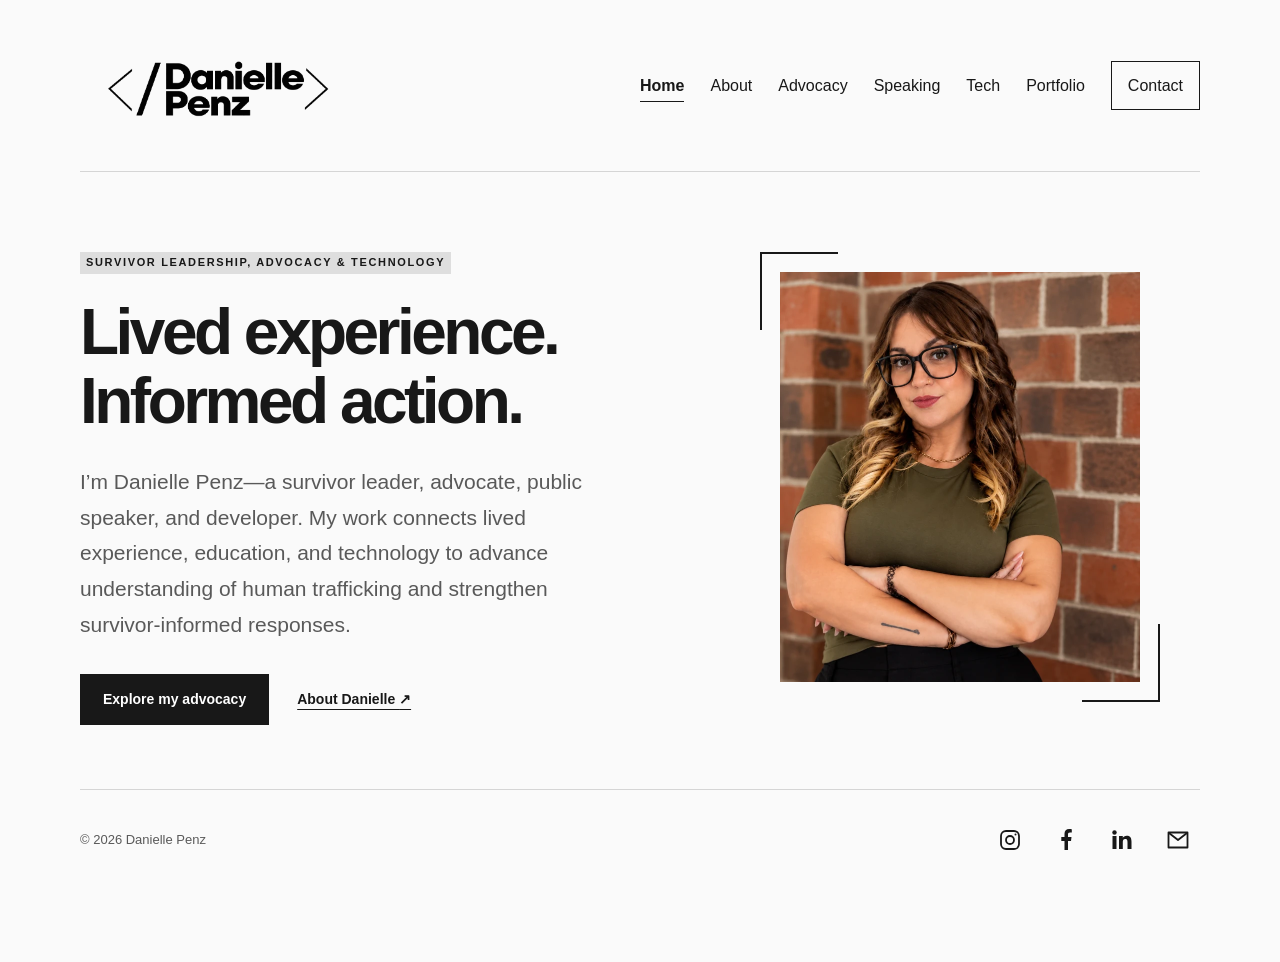
<file: index.html>
<!doctype html>
<html lang="en">

<head>
    <meta charset="UTF-8">
    <meta name="viewport" content="width=device-width, initial-scale=1.0">
    <meta name="description"
        content="Danielle Penz is a survivor leader, advocate, public speaker, and developer focused on human trafficking, survivor leadership, digital coercion, and technology-facilitated exploitation.">
    <title>Danielle Penz | Advocacy &amp; Technology</title>
    <link rel="stylesheet" href="css/style.css">
    <script src="js/main.js" defer></script>
</head>

<body>
    <a class="skip-link" href="#main-content">Skip to content</a>

    <header class="site-header">
        <a class="site-name" href="index.html">
            <img class="site-logo" src="images/dpenz-logo.png" alt="Danielle Penz — Home">
        </a>

        <nav aria-label="Main navigation">
            <a href="index.html" aria-current="page">Home</a>
            <a href="about.html">About</a>
            <a href="advocacy.html">Advocacy</a>
            <a href="speaking.html">Speaking</a>
            <a href="tech.html">Tech</a>
            <a href="portfolio.html">Portfolio</a>
            <a href="contact.html">Contact</a>
        </nav>
    </header>

    <main id="main-content" tabindex="-1">
        <section class="hero" aria-labelledby="hero-title">
            <div class="hero-content">
                <p class="eyebrow">Survivor leadership, advocacy &amp; technology</p>

                <h1 id="hero-title">
                    Lived experience.<br>
                    Informed action.
                </h1>

                <p class="hero-description">
                    I’m Danielle Penz—a survivor leader, advocate,
                    public speaker, and developer. My work connects
                    lived experience, education, and technology to
                    advance understanding of human trafficking and
                    strengthen survivor-informed responses.
                </p>

                <div class="hero-actions">
                    <a class="button" href="advocacy.html">
                        Explore my advocacy
                    </a>

                    <a class="text-link" href="about.html">
                        About Danielle <span aria-hidden="true">↗</span>
                    </a>
                </div>
            </div>

            <figure class="hero-portrait">
                <img src="images/danielle-portrait-brick.webp" alt="Danielle Penz standing with arms crossed in front of a brick wall" width="720" height="819" fetchpriority="high" loading="eager">
            </figure>
        </section>
    </main>

    <footer class="site-footer">
        <p>&copy; 2026 Danielle Penz</p>

        <div class="social-links" role="group" aria-label="Connect with Danielle">
            <a href="https://www.instagram.com/dani.elle.penz/" target="_blank" rel="noopener noreferrer" aria-label="Danielle Penz on Instagram">
                <svg viewBox="0 0 24 24" fill="none" stroke="currentColor" stroke-width="1.8" aria-hidden="true"
                    focusable="false">
                    <rect x="3" y="3" width="18" height="18" rx="5" />
                    <circle cx="12" cy="12" r="4" />
                    <circle cx="17.5" cy="6.5" r="1" fill="currentColor" stroke="none" />
                </svg>
            </a>

            <a href="https://www.facebook.com/dani.elle.455658" target="_blank" rel="noopener noreferrer" aria-label="Danielle Penz on Facebook">
                <svg viewBox="0 0 24 24" fill="currentColor" aria-hidden="true" focusable="false">
                    <path
                        d="M14 22v-9h3l.5-4H14V6.5c0-1.2.4-2 2-2h1.8V1.2C17.5 1.1 16.4 1 15.1 1 12.3 1 10.5 2.7 10.5 5.8V9H7.3v4h3.2v9H14Z" />
                </svg>
            </a>

            <a href="https://www.linkedin.com/in/daniellepenz" target="_blank" rel="noopener noreferrer" aria-label="Danielle Penz on LinkedIn">
                <svg viewBox="0 0 24 24" fill="currentColor" aria-hidden="true" focusable="false">
                    <circle cx="4.5" cy="4.5" r="2.2" />
                    <path
                        d="M2.5 8h4v13h-4zM9 8h3.8v1.8h.1c.5-1 1.8-2.1 3.8-2.1 4 0 4.8 2.6 4.8 6V21h-4v-6.5c0-1.6 0-3.6-2.2-3.6s-2.5 1.7-2.5 3.5V21H9V8Z" />
                </svg>
            </a>

            <a href="contact.html" aria-label="Contact Danielle Penz">
                <svg viewBox="0 0 24 24" fill="none" stroke="currentColor" stroke-width="1.8" stroke-linecap="round"
                    stroke-linejoin="round" aria-hidden="true" focusable="false">
                    <rect x="2.5" y="4.5" width="19" height="15" />
                    <path d="m3 5 9 7 9-7" />
                </svg>
            </a>
        </div>
    </footer>
    <script type="module" src="https://static.cloudflareinsights.com/beacon.min.js" data-cf-beacon="{&quot;token&quot;:&quot;ff6d3a5f339f40df885882bddbd6ec45&quot;}"></script>
</body>

</html>
</file>
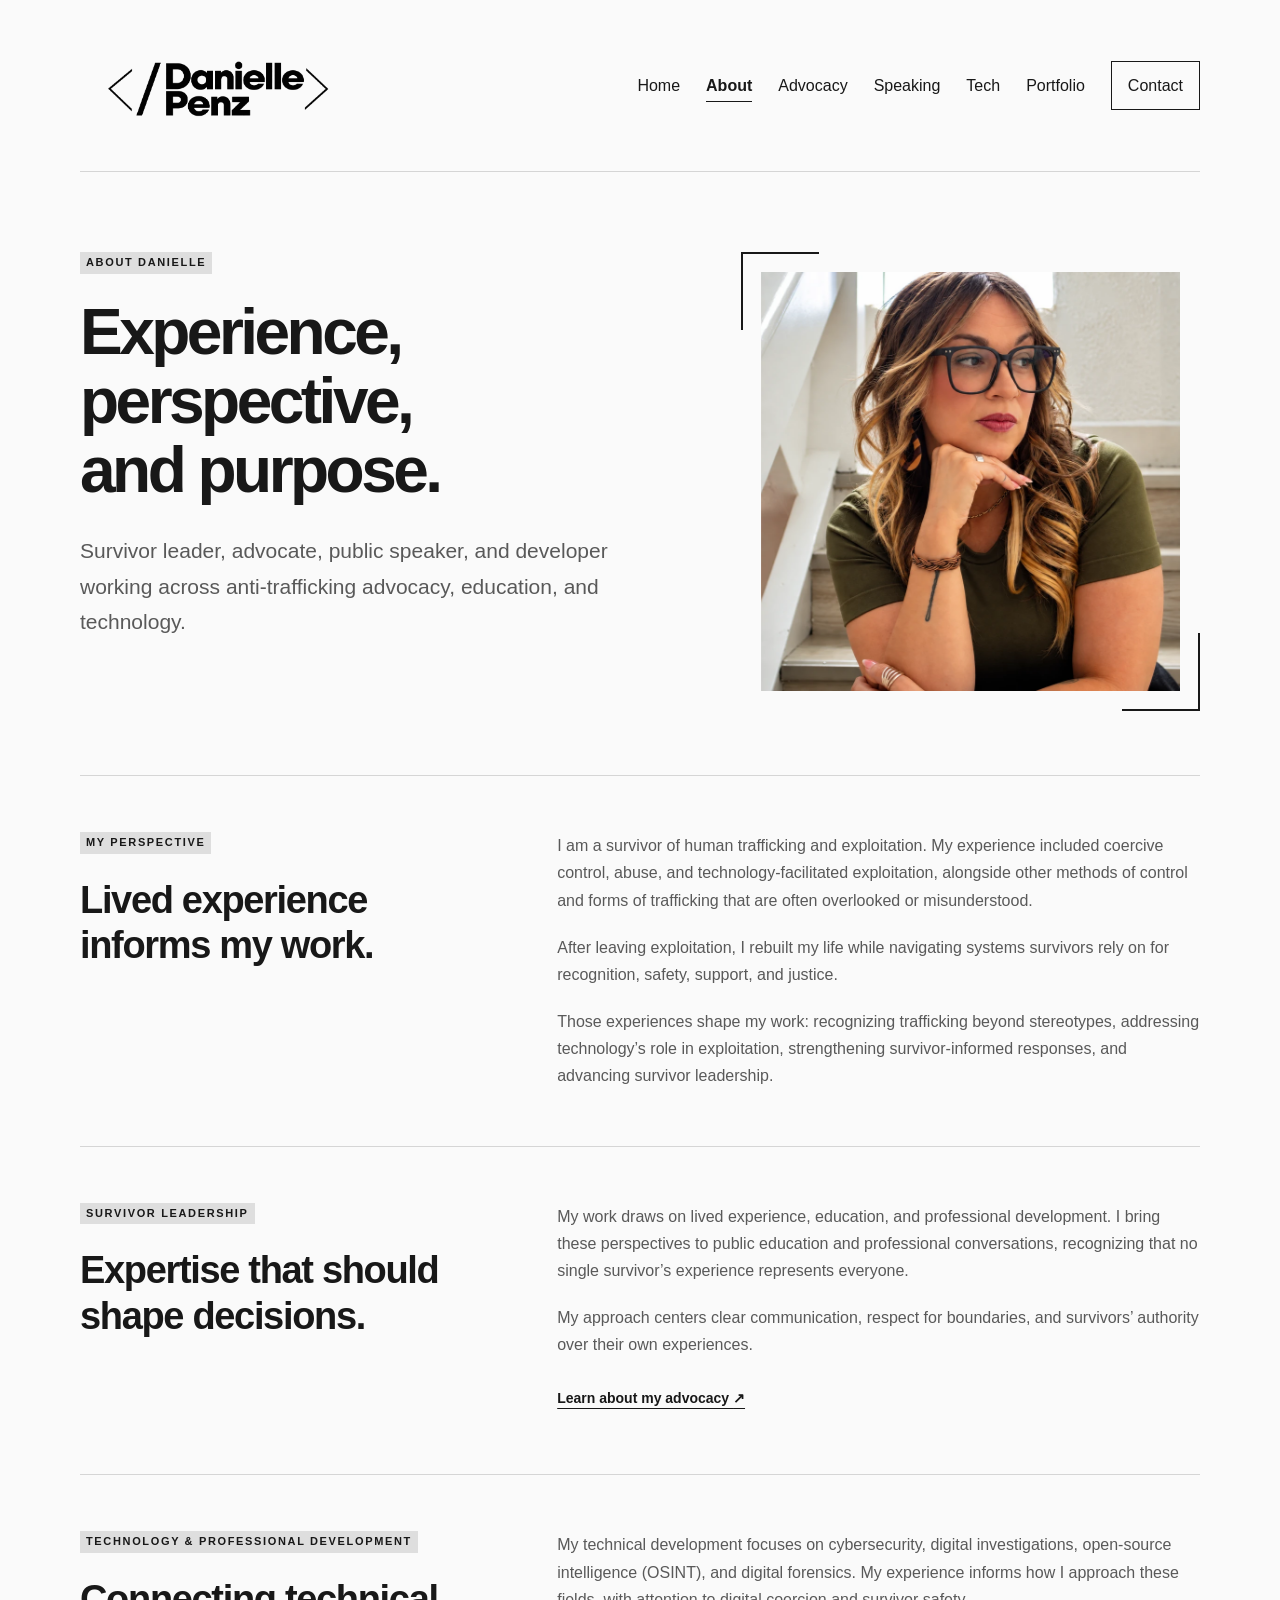
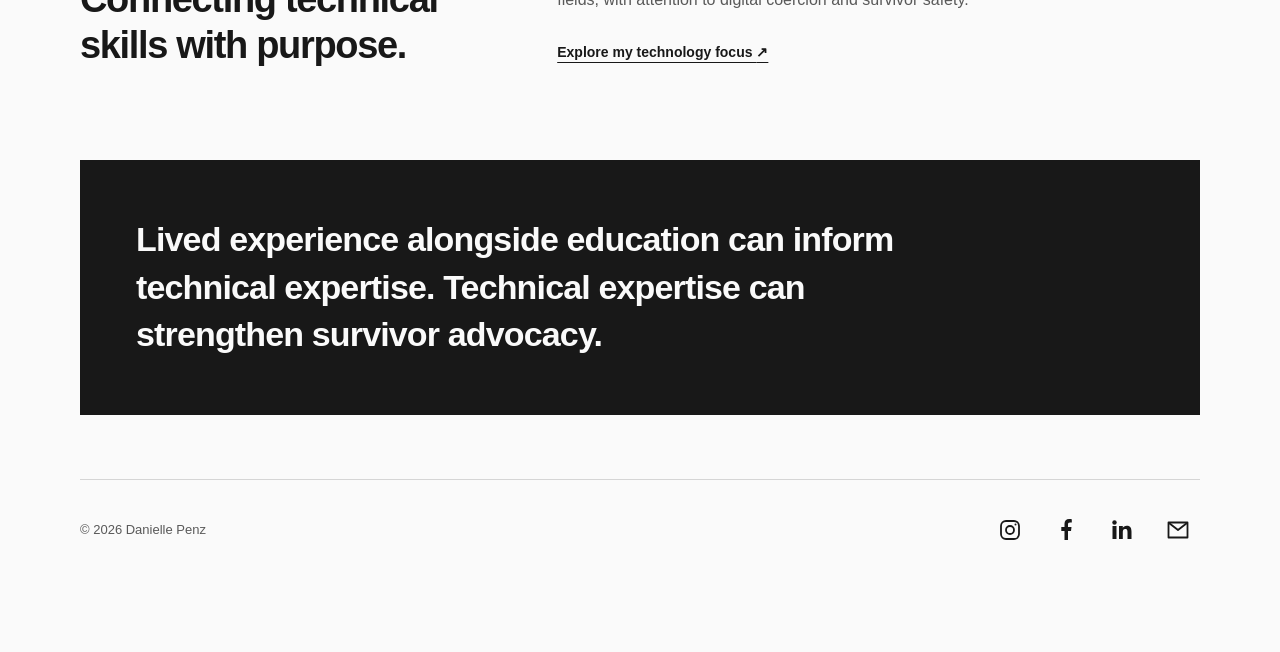
<file: about.html>
<!doctype html>
<html lang="en">

<head>
    <meta charset="UTF-8">
    <meta name="viewport" content="width=device-width, initial-scale=1.0">
    <meta name="description"
        content="Meet Danielle Penz, a survivor leader, advocate, public speaker, and developer connecting lived experience with education about human trafficking, digital coercion, and systems change.">
    <title>About | Danielle Penz</title>
    <link rel="stylesheet" href="css/style.css">
    <script src="js/main.js" defer></script>
</head>

<body>
    <a class="skip-link" href="#main-content">Skip to content</a>

    <header class="site-header">
        <a class="site-name" href="index.html">
            <img class="site-logo" src="images/dpenz-logo.png" alt="Danielle Penz — Home">
        </a>

        <nav aria-label="Main navigation">
            <a href="index.html">Home</a>
            <a href="about.html" aria-current="page">About</a>
            <a href="advocacy.html">Advocacy</a>
            <a href="speaking.html">Speaking</a>
            <a href="tech.html">Tech</a>
            <a href="portfolio.html">Portfolio</a>
            <a href="contact.html">Contact</a>
        </nav>
    </header>

    <main id="main-content" tabindex="-1">
        <section class="page-intro photo-intro" aria-labelledby="page-title">
            <div>
                <p class="eyebrow">About Danielle</p>

                <h1 id="page-title">Experience, perspective, and purpose.</h1>

                <p class="page-lead">
                    Survivor leader, advocate,
                    public speaker, and developer working across
                    anti-trafficking advocacy, education, and technology.
                </p>
            </div>

            <figure class="editorial-portrait">
                <img src="images/danielle-about-stairwell.webp" alt="Danielle Penz seated on stairs with her chin resting on her hand" width="900"
                    height="900" fetchpriority="high" loading="eager">
            </figure>
        </section>

        <section class="content-section" aria-labelledby="perspective-title">
            <div>
                <p class="eyebrow">My perspective</p>
                <h2 id="perspective-title">Lived experience informs my work.</h2>
            </div>

            <div class="prose">
                <p>
                    I am a survivor of human trafficking and exploitation. My experience included
                    coercive control, abuse, and technology-facilitated exploitation, alongside
                    other methods of control and forms of trafficking that are often overlooked or
                    misunderstood.
                </p>

                <p>
                    After leaving exploitation, I rebuilt my life while navigating systems survivors
                    rely on for recognition, safety, support, and justice.
                </p>

                <p>
                    Those experiences shape my work: recognizing trafficking beyond stereotypes,
                    addressing technology’s role in exploitation, strengthening survivor-informed
                    responses, and advancing survivor leadership.
                </p>
            </div>
        </section>

        <section class="content-section" aria-labelledby="leadership-title">
            <div>
                <p class="eyebrow">Survivor leadership</p>
                <h2 id="leadership-title">Expertise that should shape decisions.</h2>
            </div>

            <div class="prose">
                <p>
                    My work draws on lived experience, education, and professional development. I
                    bring these perspectives to public education and professional conversations,
                    recognizing that no single survivor’s experience represents everyone.
                </p>

                <p>
                    My approach centers clear communication, respect for boundaries, and
                    survivors’ authority over their own experiences.
                </p>

                <a class="text-link" href="advocacy.html">
                    Learn about my advocacy <span aria-hidden="true">↗</span>
                </a>
            </div>
        </section>

        <section class="content-section" aria-labelledby="technology-title">
            <div>
                <p class="eyebrow">Technology &amp; professional development</p>
                <h2 id="technology-title">Connecting technical skills with purpose.</h2>
            </div>

            <div class="prose">
                <p>
                    My technical development focuses on cybersecurity, digital investigations, open-source intelligence (OSINT), and digital forensics. My experience informs how I
                    approach these fields, with attention to digital coercion and survivor safety.
                </p>

                <a class="text-link" href="tech.html">
                    Explore my technology focus
                    <span aria-hidden="true">↗</span>
                </a>
            </div>
        </section>

        <aside class="statement" aria-label="Guiding principle">
            <p>
                    Lived experience alongside education can inform technical expertise. Technical
                    expertise can strengthen survivor advocacy.
                </p>
        </aside>
    </main>

    <footer class="site-footer">
        <p>&copy; 2026 Danielle Penz</p>

        <div class="social-links" role="group" aria-label="Connect with Danielle">
            <a href="https://www.instagram.com/dani.elle.penz/" target="_blank" rel="noopener noreferrer" aria-label="Danielle Penz on Instagram">
                <svg viewBox="0 0 24 24" fill="none" stroke="currentColor" stroke-width="1.8" aria-hidden="true"
                    focusable="false">
                    <rect x="3" y="3" width="18" height="18" rx="5" />
                    <circle cx="12" cy="12" r="4" />
                    <circle cx="17.5" cy="6.5" r="1" fill="currentColor" stroke="none" />
                </svg>
            </a>

            <a href="https://www.facebook.com/dani.elle.455658" target="_blank" rel="noopener noreferrer" aria-label="Danielle Penz on Facebook">
                <svg viewBox="0 0 24 24" fill="currentColor" aria-hidden="true" focusable="false">
                    <path
                        d="M14 22v-9h3l.5-4H14V6.5c0-1.2.4-2 2-2h1.8V1.2C17.5 1.1 16.4 1 15.1 1 12.3 1 10.5 2.7 10.5 5.8V9H7.3v4h3.2v9H14Z" />
                </svg>
            </a>

            <a href="https://www.linkedin.com/in/daniellepenz" target="_blank" rel="noopener noreferrer" aria-label="Danielle Penz on LinkedIn">
                <svg viewBox="0 0 24 24" fill="currentColor" aria-hidden="true" focusable="false">
                    <circle cx="4.5" cy="4.5" r="2.2" />
                    <path
                        d="M2.5 8h4v13h-4zM9 8h3.8v1.8h.1c.5-1 1.8-2.1 3.8-2.1 4 0 4.8 2.6 4.8 6V21h-4v-6.5c0-1.6 0-3.6-2.2-3.6s-2.5 1.7-2.5 3.5V21H9V8Z" />
                </svg>
            </a>

            <a href="contact.html" aria-label="Contact Danielle Penz">
                <svg viewBox="0 0 24 24" fill="none" stroke="currentColor" stroke-width="1.8" stroke-linecap="round"
                    stroke-linejoin="round" aria-hidden="true" focusable="false">
                    <rect x="2.5" y="4.5" width="19" height="15" />
                    <path d="m3 5 9 7 9-7" />
                </svg>
            </a>
        </div>
    </footer>
    <script type="module" src="https://static.cloudflareinsights.com/beacon.min.js" data-cf-beacon="{&quot;token&quot;:&quot;ff6d3a5f339f40df885882bddbd6ec45&quot;}"></script>
</body>

</html>
</file>
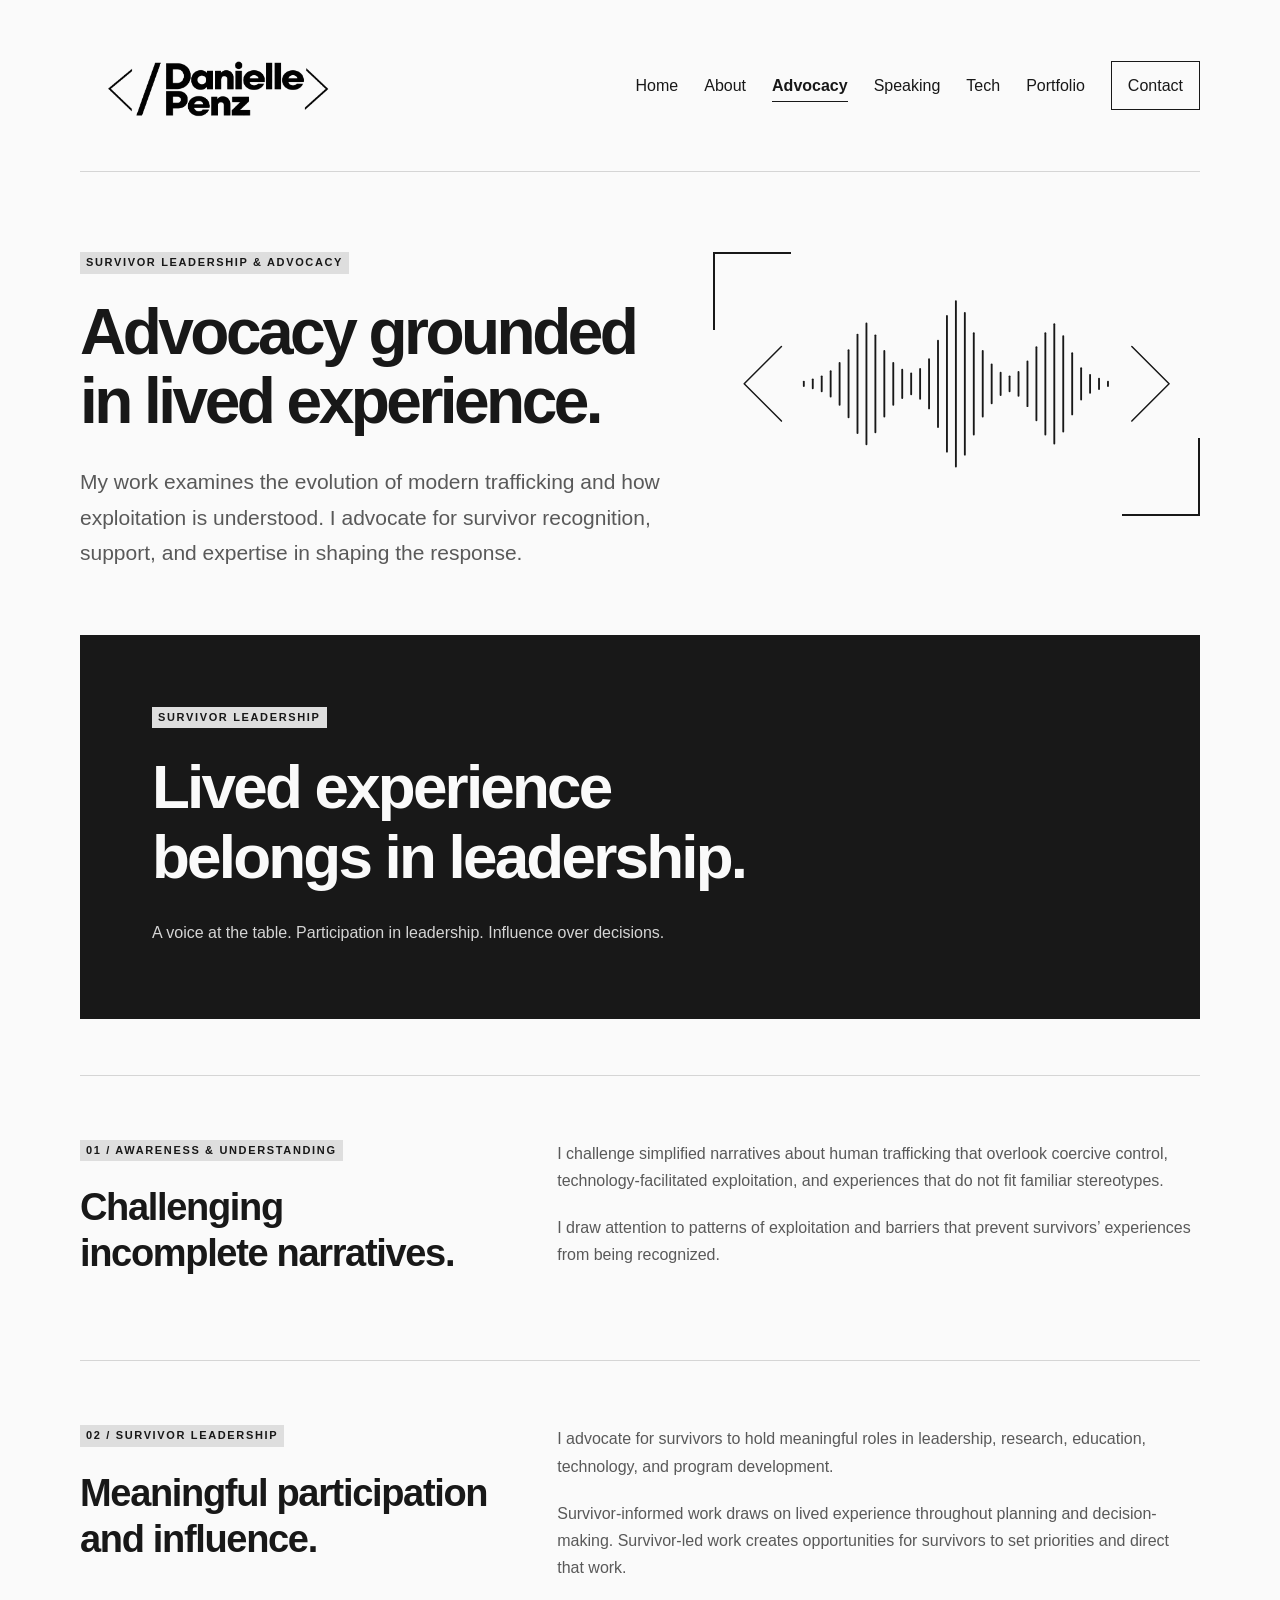
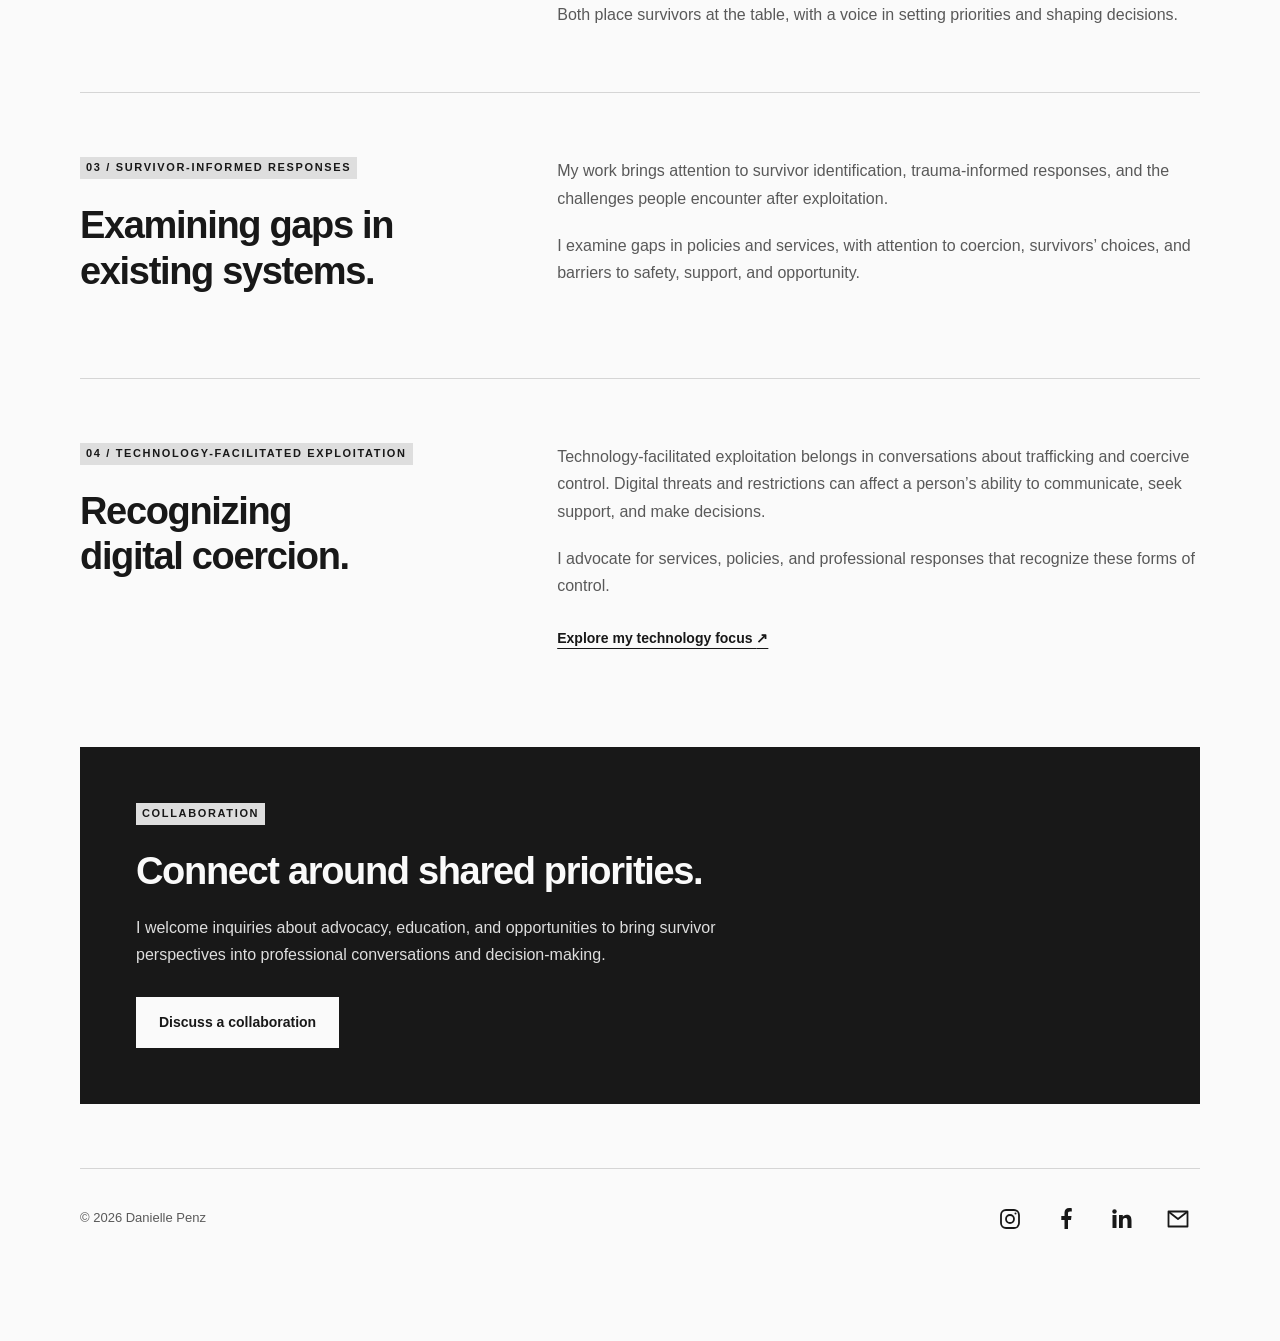
<file: advocacy.html>
<!doctype html>
<html lang="en">

<head>
    <meta charset="UTF-8">
    <meta name="viewport" content="width=device-width, initial-scale=1.0">
    <meta name="description"
        content="Explore Danielle Penz’s advocacy focused on human trafficking, coercive control, digital coercion, survivor leadership, and survivor-informed systems change.">
    <title>Advocacy | Danielle Penz</title>
    <link rel="stylesheet" href="css/style.css">
    <script src="js/main.js" defer></script>
</head>

<body class="advocacy-page">
    <a class="skip-link" href="#main-content">Skip to content</a>

    <header class="site-header">
        <a class="site-name" href="index.html">
            <img class="site-logo" src="images/dpenz-logo.png" alt="Danielle Penz — Home">
        </a>

        <nav aria-label="Main navigation">
            <a href="index.html">Home</a>
            <a href="about.html">About</a>
            <a href="advocacy.html" aria-current="page">Advocacy</a>
            <a href="speaking.html">Speaking</a>
            <a href="tech.html">Tech</a>
            <a href="portfolio.html">Portfolio</a>
            <a href="contact.html">Contact</a>
        </nav>
    </header>

    <main id="main-content" tabindex="-1">
        <section class="page-intro advocacy-intro" aria-labelledby="page-title">
            <div class="advocacy-intro-copy">
                <p class="eyebrow">Survivor leadership &amp; advocacy</p>

                <h1 id="page-title">
                    Advocacy grounded in lived experience.
                </h1>

                <p class="page-lead">
                    My work examines the evolution of modern trafficking and how exploitation
                    is understood. I advocate for survivor recognition, support, and
                    expertise in shaping the response.
                </p>
            </div>

            <div class="advocacy-wave" aria-hidden="true">
                <svg viewBox="0 0 600 300" fill="none" focusable="false">
                    <g stroke="currentColor" stroke-width="2" stroke-linecap="round" stroke-linejoin="round">
                        <path d="M65 100 L15 150 L65 200" />
                        <path d="M535 100 L585 150 L535 200" />
                    </g>

                    <g stroke="currentColor" stroke-width="2.5" stroke-linecap="round">
                        <path d="M95 147 V153" />
                        <path d="M107 144 V156" />
                        <path d="M119 140 V160" />
                        <path d="M131 133 V167" />
                        <path d="M143 122 V178" />
                        <path d="M155 105 V195" />
                        <path d="M167 84 V216" />
                        <path d="M179 69 V231" />
                        <path d="M191 85 V215" />
                        <path d="M203 106 V194" />
                        <path d="M215 122 V178" />
                        <path d="M227 131 V169" />
                        <path d="M239 136 V164" />
                        <path d="M251 130 V170" />
                        <path d="M263 117 V183" />
                        <path d="M275 92 V208" />
                        <path d="M287 59 V241" />
                        <path d="M299 39 V261" />
                        <path d="M311 55 V245" />
                        <path d="M323 82 V218" />
                        <path d="M335 106 V194" />
                        <path d="M347 124 V176" />
                        <path d="M359 135 V165" />
                        <path d="M371 140 V160" />
                        <path d="M383 134 V166" />
                        <path d="M395 120 V180" />
                        <path d="M407 101 V199" />
                        <path d="M419 82 V218" />
                        <path d="M431 70 V230" />
                        <path d="M443 86 V214" />
                        <path d="M455 109 V191" />
                        <path d="M467 129 V171" />
                        <path d="M479 138 V162" />
                        <path d="M491 143 V157" />
                        <path d="M503 147 V153" />
                    </g>
                </svg>
            </div>
        </section>

        <aside class="leadership-statement" aria-label="Principle of survivor leadership">
            <p class="eyebrow">Survivor leadership</p>

            <p class="statement-display">
                Lived experience belongs in leadership.
            </p>

            <p class="statement-support">
                A voice at the table. Participation in leadership. Influence over decisions.
            </p>
        </aside>

        <section class="content-section" aria-labelledby="understanding-title">
            <div>
                <p class="eyebrow">01 / Awareness &amp; understanding</p>

                <h2 id="understanding-title">
                    Challenging incomplete narratives.
                </h2>
            </div>

            <div class="prose">
                <p>
                    I challenge simplified narratives about human trafficking that overlook coercive control, technology-facilitated exploitation, and experiences that do not fit familiar stereotypes.
                </p>

                <p>
                    I draw attention to patterns of exploitation and barriers that prevent
                    survivors’ experiences from being recognized.
                </p>

            </div>
        </section>

        <section class="content-section" aria-labelledby="leadership-title">
            <div>
                <p class="eyebrow">02 / Survivor leadership</p>

                <h2 id="leadership-title">
                    Meaningful participation and influence.
                </h2>
            </div>

            <div class="prose">
                <p>
                    I advocate for survivors to hold meaningful roles
                    in leadership, research, education, technology,
                    and program development.
                </p>

                <p>
                    Survivor-informed work draws on lived experience
                    throughout planning and decision-making.
                    Survivor-led work creates opportunities for
                    survivors to set priorities and direct that work.
                </p>

                <p>
                    Both place survivors at the table, with a voice in setting priorities and shaping decisions.
                </p>
            </div>
        </section>

        <section class="content-section" aria-labelledby="response-title">
            <div>
                <p class="eyebrow">03 / Survivor-informed responses</p>

                <h2 id="response-title">
                    Examining gaps in existing systems.
                </h2>
            </div>

            <div class="prose">
                <p>
                    My work brings attention to survivor identification,
                    trauma-informed responses, and the challenges
                    people encounter after exploitation.
                </p>

                <p>
                    I examine gaps in policies and services, with attention to coercion, survivors’
                    choices, and barriers to safety, support, and opportunity.
                </p>

            </div>
        </section>

        <section class="content-section" aria-labelledby="digital-title">
            <div>
                <p class="eyebrow">04 / Technology-facilitated exploitation</p>

                <h2 id="digital-title">Recognizing digital coercion.</h2>
            </div>

            <div class="prose">
                <p>
                    Technology-facilitated exploitation belongs in conversations about
                    trafficking and coercive control. Digital threats and restrictions
                    can affect a person’s ability to communicate, seek support, and make
                    decisions.
                </p>

                <p>
                    I advocate for services, policies, and professional responses that recognize
                    these forms of control.
                </p>

                <a class="text-link" href="tech.html">
                    Explore my technology focus
                    <span aria-hidden="true">↗</span>
                </a>
            </div>
        </section>

        <section class="callout" aria-labelledby="collaboration-title">
            <p class="eyebrow">Collaboration</p>

            <h2 id="collaboration-title">
                Connect around shared priorities.
            </h2>

            <p>
                I welcome inquiries about advocacy, education,
                and opportunities to bring survivor perspectives
                into professional conversations and decision-making.
            </p>

            <a class="button" href="contact.html">
                Discuss a collaboration
            </a>
        </section>
    </main>

    <footer class="site-footer">
        <p>&copy; 2026 Danielle Penz</p>

        <div class="social-links" role="group" aria-label="Connect with Danielle">
            <a href="https://www.instagram.com/dani.elle.penz/" target="_blank" rel="noopener noreferrer" aria-label="Danielle Penz on Instagram">
                <svg viewBox="0 0 24 24" fill="none" stroke="currentColor" stroke-width="1.8" aria-hidden="true"
                    focusable="false">
                    <rect x="3" y="3" width="18" height="18" rx="5" />
                    <circle cx="12" cy="12" r="4" />
                    <circle cx="17.5" cy="6.5" r="1" fill="currentColor" stroke="none" />
                </svg>
            </a>

            <a href="https://www.facebook.com/dani.elle.455658" target="_blank" rel="noopener noreferrer" aria-label="Danielle Penz on Facebook">
                <svg viewBox="0 0 24 24" fill="currentColor" aria-hidden="true" focusable="false">
                    <path
                        d="M14 22v-9h3l.5-4H14V6.5c0-1.2.4-2 2-2h1.8V1.2C17.5 1.1 16.4 1 15.1 1 12.3 1 10.5 2.7 10.5 5.8V9H7.3v4h3.2v9H14Z" />
                </svg>
            </a>

            <a href="https://www.linkedin.com/in/daniellepenz" target="_blank" rel="noopener noreferrer" aria-label="Danielle Penz on LinkedIn">
                <svg viewBox="0 0 24 24" fill="currentColor" aria-hidden="true" focusable="false">
                    <circle cx="4.5" cy="4.5" r="2.2" />
                    <path
                        d="M2.5 8h4v13h-4zM9 8h3.8v1.8h.1c.5-1 1.8-2.1 3.8-2.1 4 0 4.8 2.6 4.8 6V21h-4v-6.5c0-1.6 0-3.6-2.2-3.6s-2.5 1.7-2.5 3.5V21H9V8Z" />
                </svg>
            </a>

            <a href="contact.html" aria-label="Contact Danielle Penz">
                <svg viewBox="0 0 24 24" fill="none" stroke="currentColor" stroke-width="1.8" stroke-linecap="round"
                    stroke-linejoin="round" aria-hidden="true" focusable="false">
                    <rect x="2.5" y="4.5" width="19" height="15" />
                    <path d="m3 5 9 7 9-7" />
                </svg>
            </a>
        </div>
    </footer>
    <script type="module" src="https://static.cloudflareinsights.com/beacon.min.js" data-cf-beacon="{&quot;token&quot;:&quot;ff6d3a5f339f40df885882bddbd6ec45&quot;}"></script>
</body>

</html>
</file>
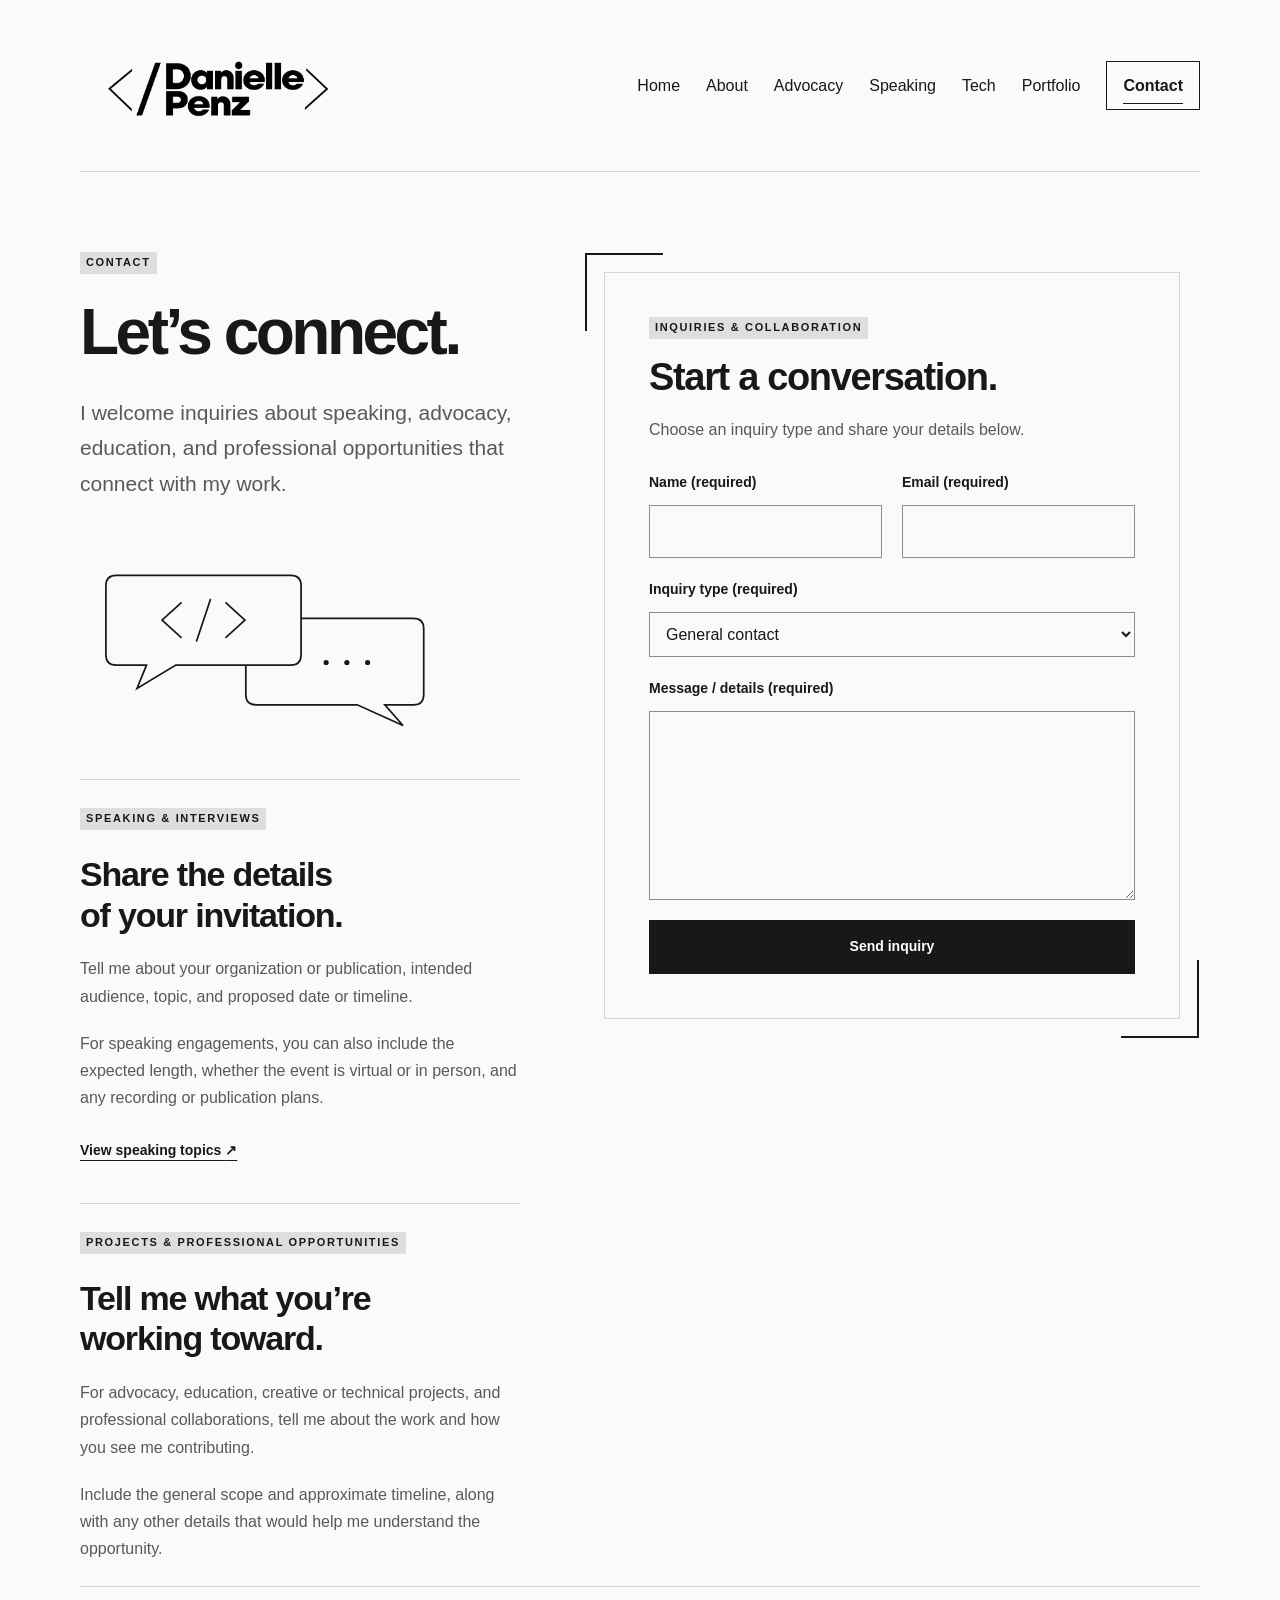
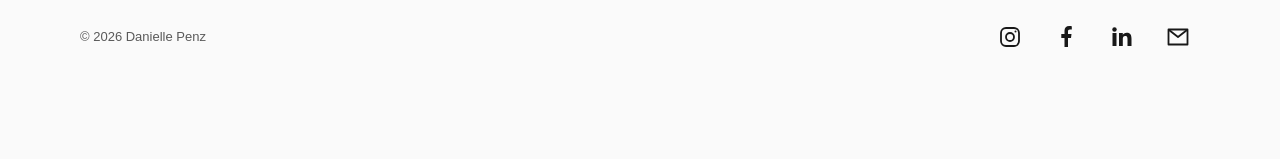
<file: contact.html>
<!doctype html>
<html lang="en">

<head>
    <meta charset="UTF-8">
    <meta name="viewport" content="width=device-width, initial-scale=1.0">
    <meta name="description"
        content="Contact Danielle Penz for speaking inquiries, advocacy collaborations, interviews, and professional opportunities in technology.">
    <title>Contact | Danielle Penz</title>
    <link rel="stylesheet" href="css/style.css">
    <script src="js/main.js" defer></script>
</head>

<body class="contact-page">
    <a class="skip-link" href="#main-content">Skip to content</a>

    <header class="site-header">
        <a class="site-name" href="index.html">
            <img class="site-logo" src="images/dpenz-logo.png" alt="Danielle Penz — Home">
        </a>

        <nav aria-label="Main navigation">
            <a href="index.html">Home</a>
            <a href="about.html">About</a>
            <a href="advocacy.html">Advocacy</a>
            <a href="speaking.html">Speaking</a>
            <a href="tech.html">Tech</a>
            <a href="portfolio.html">Portfolio</a>
            <a href="contact.html" aria-current="page">Contact</a>
        </nav>
    </header>

    <main id="main-content" tabindex="-1">
        <div class="contact-layout">
            <section class="page-intro contact-intro" aria-labelledby="page-title">
                <p class="eyebrow">Contact</p>

                <h1 id="page-title">Let’s connect.</h1>

                <p class="page-lead">
                    I welcome inquiries about speaking, advocacy,
                    education, and professional opportunities
                    that connect with my work.
                </p>

                <div class="contact-conversation" aria-hidden="true">
                    <svg viewBox="0 0 440 210" fill="none" xmlns="http://www.w3.org/2000/svg" focusable="false">
                        <path d="M204 70H386Q398 70 398 82V158Q398 170 386 170H353L374 194L321 170H204Q192 170 192 158V82Q192 70 204 70Z" fill="var(--background)" stroke="currentColor" stroke-width="2"/>
                        <path d="M42 20H244Q256 20 256 32V112Q256 124 244 124H111L66 151L77 124H42Q30 124 30 112V32Q30 20 42 20Z" fill="var(--background)" stroke="currentColor" stroke-width="2"/>
                        <path d="M117 52L95 72L117 92M169 52L191 72L169 92M151 48L135 96" stroke="currentColor" stroke-width="2" stroke-linecap="round" stroke-linejoin="round"/>
                        <circle cx="285" cy="121" r="3" fill="currentColor"/>
                        <circle cx="309" cy="121" r="3" fill="currentColor"/>
                        <circle cx="333" cy="121" r="3" fill="currentColor"/>
                    </svg>
                </div>
            </section>

            <section class="inquiry-card" aria-labelledby="inquiry-title">
                <p class="eyebrow">Inquiries &amp; collaboration</p>

                <h2 id="inquiry-title">Start a conversation.</h2>

                <p class="inquiry-card-description">
                    Choose an inquiry type and share your details below.
                </p>

                <form class="contact-form" action="https://submit-form.com/yb1uEKgc4" method="post">
                    <div class="contact-form-identity">
                        <div class="contact-form-field">
                            <label for="contact-name">Name (required)</label>
                            <input id="contact-name" name="name" type="text" autocomplete="name" required>
                        </div>
                        <div class="contact-form-field">
                            <label for="contact-email">Email (required)</label>
                            <input id="contact-email" name="email" type="email" autocomplete="email" required>
                        </div>
                    </div>
                    <div class="contact-form-field">
                        <label for="contact-inquiry">Inquiry type (required)</label>
                        <select id="contact-inquiry" name="inquiry_type" required>
                            <option value="General contact">General contact</option>
                            <option value="Speaking inquiry">Speaking inquiry</option>
                            <option value="Interview / media request">Interview / media request</option>
                            <option value="Collaboration inquiry">Collaboration inquiry</option>
                            <option value="Web / digital project">Web / digital project</option>
                        </select>
                    </div>
                    <fieldset class="contact-form-details" data-inquiry-type="Speaking inquiry" hidden disabled>
                        <legend>Speaking details (optional)</legend>
                        <div class="contact-form-field">
                            <label for="speaking-organization">Organization / event</label>
                            <input id="speaking-organization" name="speaking_organization_event" type="text">
                        </div>
                        <div class="contact-form-field">
                            <label for="speaking-date">Event date</label>
                            <input id="speaking-date" name="speaking_event_date" type="date">
                        </div>
                        <div class="contact-form-field">
                            <label for="speaking-format">Format</label>
                            <select id="speaking-format" name="speaking_format">
                                <option value="Undecided">Undecided</option>
                                <option value="In person">In person</option>
                                <option value="Virtual">Virtual</option>
                                <option value="Hybrid">Hybrid</option>
                            </select>
                        </div>
                        <div class="contact-form-field">
                            <label for="speaking-location">Location</label>
                            <input id="speaking-location" name="speaking_location" type="text">
                        </div>
                    </fieldset>
                    <fieldset class="contact-form-details" data-inquiry-type="Interview / media request" hidden disabled>
                        <legend>Interview / media details (optional)</legend>
                        <div class="contact-form-field">
                            <label for="interview-organization">Organization / publication</label>
                            <input id="interview-organization" name="interview_organization_publication" type="text">
                        </div>
                        <div class="contact-form-field">
                            <label for="interview-format">Interview format</label>
                            <input id="interview-format" name="interview_format" type="text">
                        </div>
                        <div class="contact-form-field">
                            <label for="interview-date">Requested date / deadline</label>
                            <input id="interview-date" name="interview_requested_date_deadline" type="text">
                        </div>
                    </fieldset>
                    <fieldset class="contact-form-details" data-inquiry-type="Collaboration inquiry" hidden disabled>
                        <legend>Collaboration details (optional)</legend>
                        <div class="contact-form-field">
                            <label for="collaboration-organization">Organization / project</label>
                            <input id="collaboration-organization" name="collaboration_organization_project" type="text">
                        </div>
                        <div class="contact-form-field">
                            <label for="collaboration-type">Type of collaboration</label>
                            <input id="collaboration-type" name="collaboration_type" type="text">
                        </div>
                        <div class="contact-form-field">
                            <label for="collaboration-timeline">Approximate timeline</label>
                            <input id="collaboration-timeline" name="collaboration_timeline" type="text">
                        </div>
                    </fieldset>
                    <fieldset class="contact-form-details" data-inquiry-type="Web / digital project" hidden disabled>
                        <legend>Web / digital project details (optional)</legend>
                        <div class="contact-form-field">
                            <label for="web-organization">Organization / project</label>
                            <input id="web-organization" name="web_organization_project" type="text">
                        </div>
                        <div class="contact-form-field">
                            <label for="web-project-type">Type of project</label>
                            <select id="web-project-type" name="web_project_type">
                                <option value="">Select a project type</option>
                                <option value="Website">Website</option>
                                <option value="Website update">Website update</option>
                                <option value="Digital design / graphics">Digital design / graphics</option>
                                <option value="Other">Other</option>
                            </select>
                        </div>
                        <div class="contact-form-field">
                            <label for="web-timeline">Approximate timeline</label>
                            <input id="web-timeline" name="web_approximate_timeline" type="text">
                        </div>
                    </fieldset>
                    <div class="contact-form-field">
                        <label for="contact-message">Message / details (required)</label>
                        <textarea id="contact-message" name="message" rows="6" required></textarea>
                    </div>
                    <button class="button" type="submit">Send inquiry</button>
                    <div class="contact-form-status" role="status" aria-live="polite" aria-atomic="true">
                        <span class="contact-form-success-heading" aria-hidden="true">
                            <svg viewBox="0 0 24 24" fill="none" stroke="currentColor" stroke-width="1.5" aria-hidden="true" focusable="false">
                                <rect x="3" y="3" width="18" height="18" />
                                <path d="m7 12 3 3 7-7" />
                            </svg>
                            <span>INQUIRY SENT</span>
                        </span>
                        <span class="contact-form-status-message"></span>
                    </div>
                </form>
            </section>

            <div class="inquiry-guides">
                <section class="content-section" aria-labelledby="speaking-title">
                    <div>
                        <p class="eyebrow">Speaking &amp; interviews</p>

                        <h2 id="speaking-title">
                            Share the details of your invitation.
                        </h2>
                    </div>

                    <div class="prose">
                        <p>
                            Tell me about your organization or publication, intended audience, topic, and proposed date or timeline.
                        </p>

                        <p>
                            For speaking engagements, you can also include the expected length, whether the event is virtual or in person, and any recording or publication plans.
                        </p>

                        <a class="text-link" href="speaking.html">
                            View speaking topics
                            <span aria-hidden="true">↗</span>
                        </a>
                    </div>
                </section>

                <section class="content-section" aria-labelledby="opportunities-title">
                    <div>
                        <p class="eyebrow">
                            Projects &amp; professional opportunities
                        </p>

                        <h2 id="opportunities-title">
                            Tell me what you’re working toward.
                        </h2>
                    </div>

                    <div class="prose">
                        <p>
                        For advocacy, education, creative or technical projects, and professional collaborations, tell me about the work and how you see me contributing.
                    </p>

                        <p>
                        Include the general scope and approximate timeline, along with any other details that would help me understand the opportunity.
                    </p>
                    </div>
                </section>
            </div>
        </div>

    </main>

    <footer class="site-footer">
        <p>&copy; 2026 Danielle Penz</p>

        <div class="social-links" role="group" aria-label="Connect with Danielle">
            <a href="https://www.instagram.com/dani.elle.penz/" target="_blank" rel="noopener noreferrer" aria-label="Danielle Penz on Instagram">
                <svg viewBox="0 0 24 24" fill="none" stroke="currentColor" stroke-width="1.8" aria-hidden="true"
                    focusable="false">
                    <rect x="3" y="3" width="18" height="18" rx="5" />
                    <circle cx="12" cy="12" r="4" />
                    <circle cx="17.5" cy="6.5" r="1" fill="currentColor" stroke="none" />
                </svg>
            </a>

            <a href="https://www.facebook.com/dani.elle.455658" target="_blank" rel="noopener noreferrer" aria-label="Danielle Penz on Facebook">
                <svg viewBox="0 0 24 24" fill="currentColor" aria-hidden="true" focusable="false">
                    <path
                        d="M14 22v-9h3l.5-4H14V6.5c0-1.2.4-2 2-2h1.8V1.2C17.5 1.1 16.4 1 15.1 1 12.3 1 10.5 2.7 10.5 5.8V9H7.3v4h3.2v9H14Z" />
                </svg>
            </a>

            <a href="https://www.linkedin.com/in/daniellepenz" target="_blank" rel="noopener noreferrer" aria-label="Danielle Penz on LinkedIn">
                <svg viewBox="0 0 24 24" fill="currentColor" aria-hidden="true" focusable="false">
                    <circle cx="4.5" cy="4.5" r="2.2" />
                    <path
                        d="M2.5 8h4v13h-4zM9 8h3.8v1.8h.1c.5-1 1.8-2.1 3.8-2.1 4 0 4.8 2.6 4.8 6V21h-4v-6.5c0-1.6 0-3.6-2.2-3.6s-2.5 1.7-2.5 3.5V21H9V8Z" />
                </svg>
            </a>

            <a href="contact.html" aria-label="Contact Danielle Penz">
                <svg viewBox="0 0 24 24" fill="none" stroke="currentColor" stroke-width="1.8" stroke-linecap="round"
                    stroke-linejoin="round" aria-hidden="true" focusable="false">
                    <rect x="2.5" y="4.5" width="19" height="15" />
                    <path d="m3 5 9 7 9-7" />
                </svg>
            </a>
        </div>
    </footer>
    <script type="module" src="https://static.cloudflareinsights.com/beacon.min.js" data-cf-beacon="{&quot;token&quot;:&quot;ff6d3a5f339f40df885882bddbd6ec45&quot;}"></script>
</body>

</html>
</file>
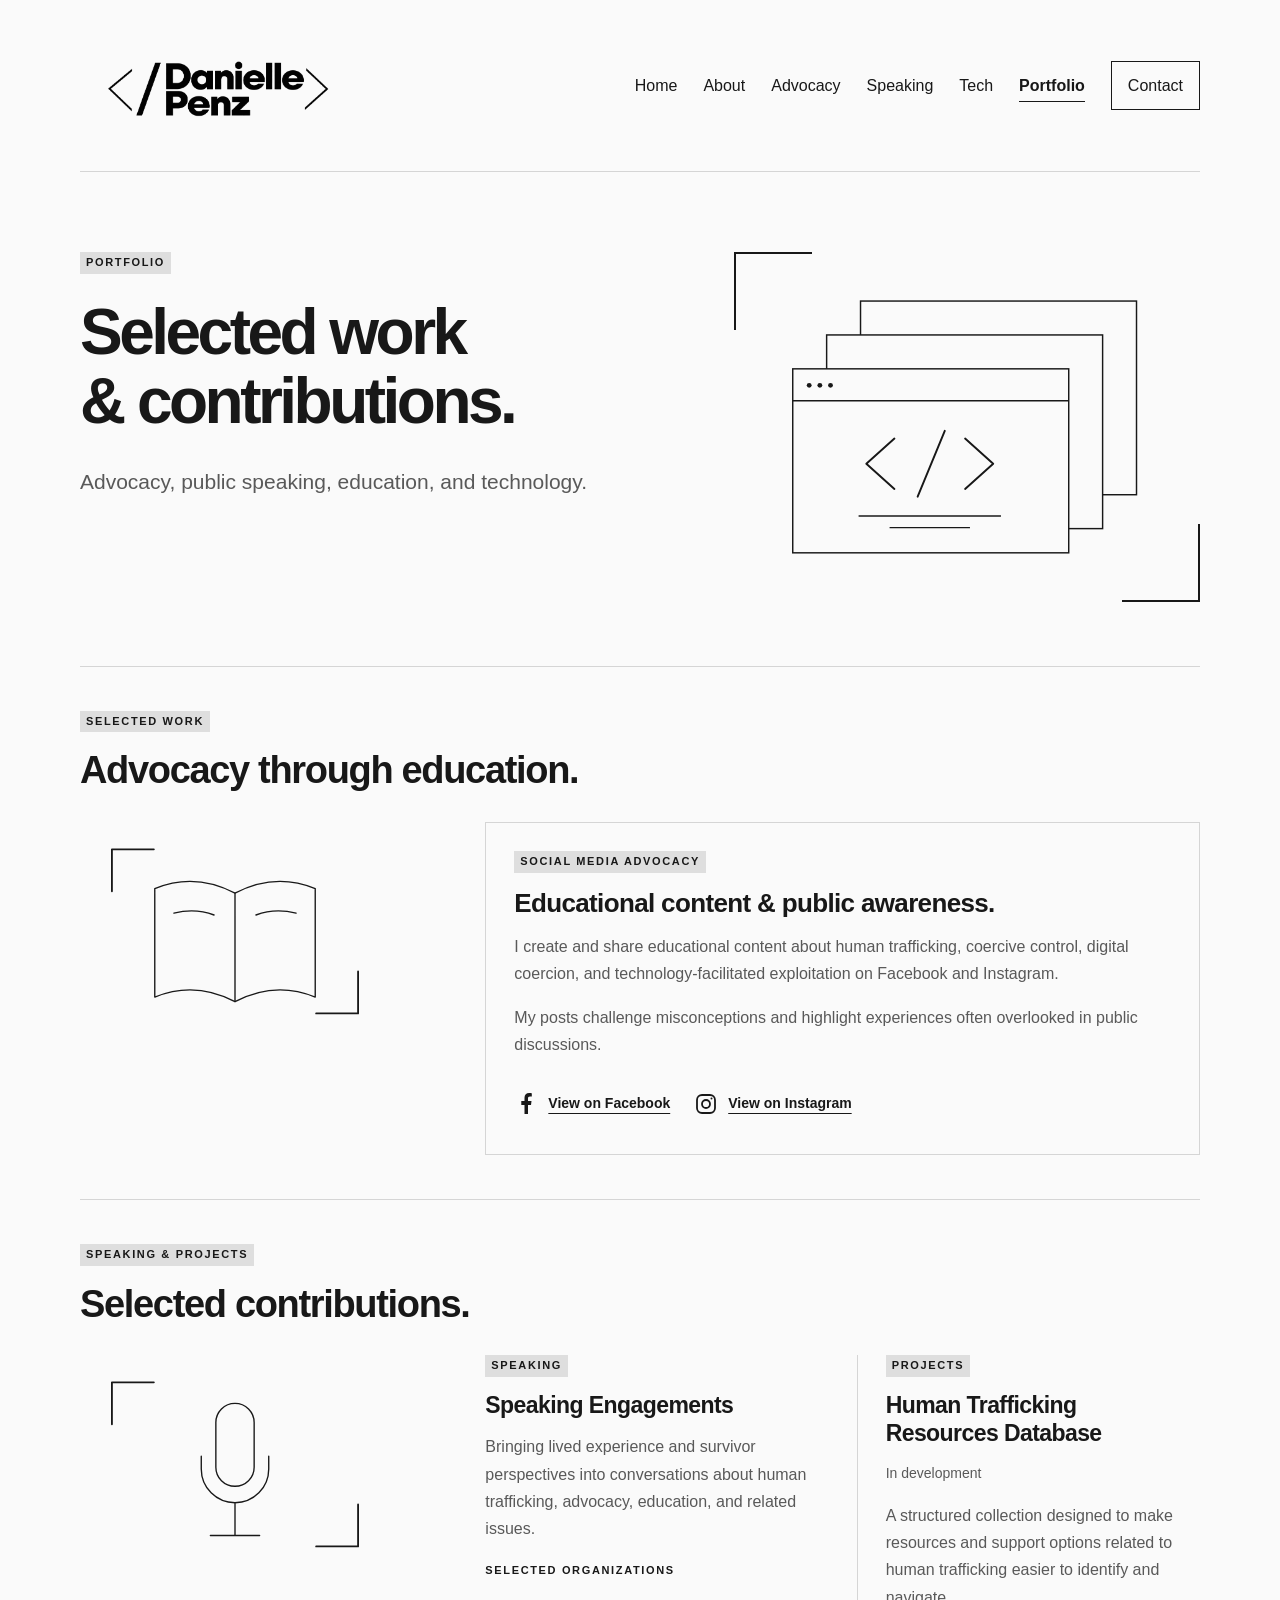
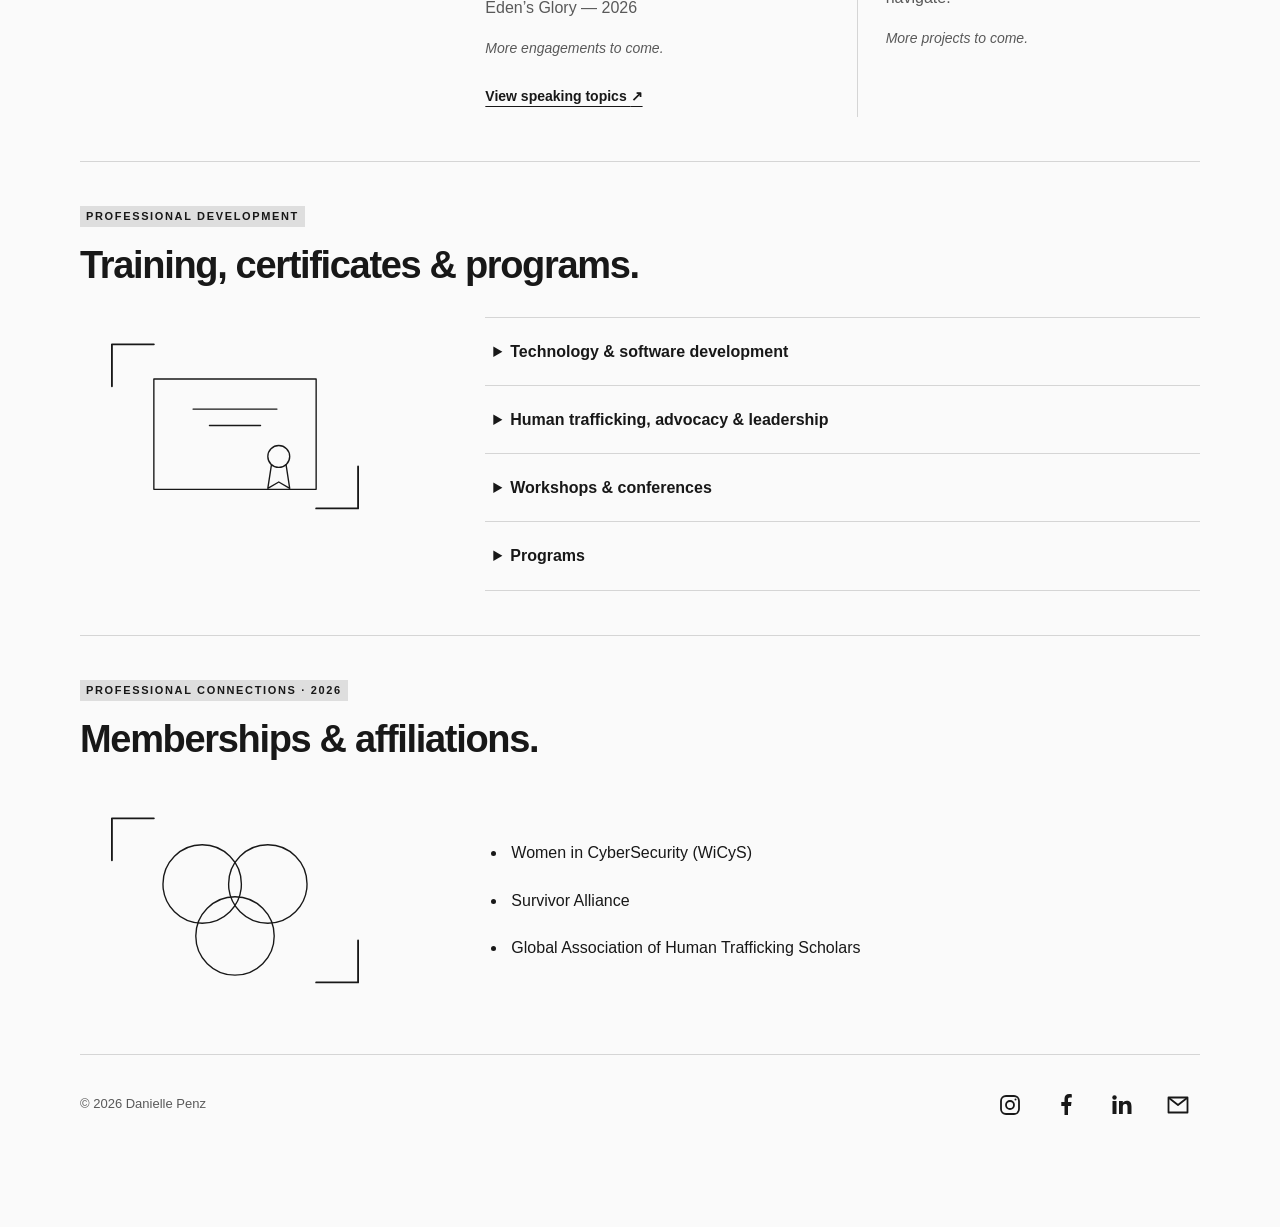
<file: portfolio-preview.html>
<!doctype html>
<html lang="en">

<head>
    <meta charset="UTF-8">
    <meta name="viewport" content="width=device-width, initial-scale=1.0">
    <meta name="description"
        content="Selected work and contributions from Danielle Penz across advocacy, public speaking, education, and technology.">
    <title>Portfolio design preview | Danielle Penz</title>
    <meta name="robots" content="noindex, nofollow">
    <link rel="stylesheet" href="css/style.css">
    <style>/* Portfolio-only additions; load after the shared style.css. */
.portfolio-page .content-section {
  column-gap: clamp(36px, 5.7vw, 64px);
  padding-block: clamp(40px, 5vw, 64px);
}
.portfolio-page .content-section > div:first-child > .eyebrow {
  margin-bottom: 16px;
}
.portfolio-page .content-section h2 {
  max-width: 19ch;
  margin-bottom: 0;
}
.portfolio-section-art {
  width: min(100%, 270px);
  margin-top: 24px;
  color: var(--text);
  pointer-events: none;
}
.portfolio-section-art svg {
  display: block;
  width: 100%;
  height: auto;
}
.portfolio-page .portfolio-content-card > .eyebrow,
.portfolio-page .portfolio-work-list .eyebrow {
  margin-bottom: 14px;
}
.portfolio-page .portfolio-content-card h3,
.portfolio-page .portfolio-work-list h3 {
  font-size: clamp(22px, 2.3vw, 26px);
  line-height: 1.25;
  margin-bottom: 14px;
}
.portfolio-page .portfolio-work-list p:not(.eyebrow) {
  margin-block: 0 16px;
}
.portfolio-page .portfolio-content-card > p:not(.eyebrow) {
  margin-block: 0 16px;
}
.portfolio-page .portfolio-work-list article > :last-child {
  margin-bottom: 0;
}
.portfolio-page .portfolio-memberships {
  padding-left: 22px;
  padding-block: 4px;
}
.portfolio-page .portfolio-memberships li {
  padding-left: 4px;
}
.portfolio-page .portfolio-memberships li + li {
  margin-top: 20px;
}
.portfolio-page .credential-group summary {
  min-height: 56px;
}
.portfolio-page .portfolio-training,
.portfolio-page .portfolio-work-list,
.portfolio-page .portfolio-memberships {
  overflow-wrap: anywhere;
}
@media (max-width: 700px) {
  .portfolio-page .content-section {
    row-gap: 24px;
  }
  .portfolio-page .content-section h2 {
    max-width: 24ch;
  }
  .portfolio-section-art {
    width: min(100%, 174px);
    margin-top: 16px;
  }
  .portfolio-page .portfolio-memberships {
    padding-block: 0;
  }
}
@media print {
  .portfolio-section-art {
    display: none;
  }
}

/* Composed section illustrations, aligned beneath the section titles. */
.portfolio-page .content-section { padding-block: 52px; }
.portfolio-page .portfolio-section-art {
  width: min(100%, 350px);
  margin-top: 28px;
  color: var(--text);
}
.portfolio-page .content-section h2 { max-width: 20ch; }
@media (max-width: 700px) {
  .portfolio-page .content-section { padding-block: 36px; row-gap: 28px; }
  .portfolio-page .portfolio-section-art { width: min(100%, 250px); margin-top: 20px; }
}

/* A shared title row followed by an aligned illustration/content row. */
.portfolio-page .content-section {
  grid-template-columns: minmax(0, .75fr) minmax(0, 1.5fr);
  row-gap: 28px;
  column-gap: 48px;
  padding-block: 44px;
}
.portfolio-page .content-section > div:first-child { grid-column: 1 / -1; }
.portfolio-page .content-section h2 { max-width: none; }
.portfolio-page .portfolio-section-art {
  width: min(100%, 310px);
  margin: 0;
  grid-column: 1;
  align-self: start;
}
.portfolio-page .portfolio-section-art + * { grid-column: 2; }
.portfolio-page .portfolio-memberships {
  align-self: center;
  padding-block: 0;
}
.portfolio-page .portfolio-content-card { padding: 28px; }
@media (min-width: 1100px) {
  .portfolio-page .portfolio-work-list {
    display: grid;
    grid-template-columns: repeat(2, minmax(0, 1fr));
    column-gap: 28px;
  }
  .portfolio-page .portfolio-work-list article + article {
    border-top: 0;
    border-left: 1px solid var(--line);
    margin-top: 0;
    padding-top: 0;
    padding-left: 28px;
  }
  .portfolio-page .portfolio-work-list h3 { font-size: 23px; }
}
@media (max-width: 700px) {
  .portfolio-page .content-section { grid-template-columns: minmax(0, 1fr); gap: 20px; padding-block: 32px; }
  .portfolio-page .portfolio-section-art { width: min(100%, 220px); }
  .portfolio-page .portfolio-section-art + * { grid-column: 1; }
  .portfolio-page .portfolio-content-card { padding: 24px; }
}
</style>
    <script src="js/main.js" defer></script>
</head>

<body class="portfolio-page">
    <a class="skip-link" href="#main-content">Skip to content</a>

    <header class="site-header">
        <a class="site-name" href="index.html">
            <img class="site-logo" src="images/dpenz-logo.png" alt="Danielle Penz — Home">
        </a>

        <nav aria-label="Main navigation">
            <a href="index.html">Home</a>
            <a href="about.html">About</a>
            <a href="advocacy.html">Advocacy</a>
            <a href="speaking.html">Speaking</a>
            <a href="tech.html">Tech</a>
            <a href="portfolio.html" aria-current="page">Portfolio</a>
            <a href="contact.html">Contact</a>
        </nav>
    </header>

    <main id="main-content" tabindex="-1">
        <section class="page-intro portfolio-intro" aria-labelledby="page-title">
            <div>
                <p class="eyebrow">Portfolio</p>

                <h1 id="page-title">Selected work &amp; contributions.</h1>

                <p class="page-lead">
                    Advocacy, public speaking, education, and technology.
                </p>
            </div>

            <div class="portfolio-art" aria-hidden="true">
                <svg viewBox="0 0 440 320" fill="none" focusable="false">
                    <g stroke="currentColor" stroke-width="1.5">
                        <rect x="110" y="30" width="285" height="200" fill="var(--background)" />

                        <rect x="75" y="65" width="285" height="200" fill="var(--background)" />

                        <rect x="40" y="100" width="285" height="190" fill="var(--background)" />

                        <path d="M40 133 H325" />
                    </g>

                    <g fill="currentColor">
                        <circle cx="57" cy="117" r="2.5" />
                        <circle cx="68" cy="117" r="2.5" />
                        <circle cx="79" cy="117" r="2.5" />
                    </g>

                    <g stroke="currentColor" stroke-width="2" stroke-linecap="round" stroke-linejoin="round">
                        <path d="M145 172 L116 198 L145 224" />
                        <path d="M218 172 L247 198 L218 224" />
                        <path d="M197 164 L169 232" />
                    </g>

                    <g stroke="currentColor" stroke-width="1.5">
                        <path d="M108 252 H255" />
                        <path d="M140 264 H223" />
                    </g>
                </svg>
            </div>
        </section>

        <section class="content-section portfolio-collection" aria-labelledby="collection-title">
            <div>
                <p class="eyebrow">Selected work</p>
                <h2 id="collection-title">Advocacy through education.</h2>
                </div>
            <div class="portfolio-section-art" aria-hidden="true">
                    <svg viewBox="0 0 340 240" fill="none" focusable="false"><g stroke="currentColor" stroke-width="1.5" stroke-linecap="round" stroke-linejoin="round"><path d="M82 73q44-18 88 5 44-23 88-5v119q-44-18-88 5-44-23-88-5z"/><path d="M170 78v119M103 100q23-6 44 2M193 102q21-8 44-2"/><path d="M35 76V30h46M259 210h46v-46" stroke-width="2"/></g></svg>
                </div>

            <article class="portfolio-content-card" aria-labelledby="social-work-title">
                <p class="eyebrow">Social media advocacy</p>
                <h3 id="social-work-title">Educational content &amp; public awareness.</h3>
                <p>
                    I create and share educational content about human trafficking,
                    coercive control, digital coercion, and technology-facilitated
                    exploitation on Facebook and Instagram.
                </p>
                <p>
                    My posts challenge misconceptions and highlight experiences often overlooked in
                    public discussions.
                </p>
                <div class="portfolio-content-links">
                    <a href="https://www.facebook.com/dani.elle.455658" target="_blank" rel="noopener noreferrer">
                        <svg viewBox="0 0 24 24" fill="currentColor" aria-hidden="true" focusable="false">
                    <path
                        d="M14 22v-9h3l.5-4H14V6.5c0-1.2.4-2 2-2h1.8V1.2C17.5 1.1 16.4 1 15.1 1 12.3 1 10.5 2.7 10.5 5.8V9H7.3v4h3.2v9H14Z" />
                </svg>
                        <span>View on Facebook</span>
                    </a>
                    <a href="https://www.instagram.com/dani.elle.penz/" target="_blank" rel="noopener noreferrer">
                        <svg viewBox="0 0 24 24" fill="none" stroke="currentColor" stroke-width="1.8" aria-hidden="true"
                    focusable="false">
                    <rect x="3" y="3" width="18" height="18" rx="5" />
                    <circle cx="12" cy="12" r="4" />
                    <circle cx="17.5" cy="6.5" r="1" fill="currentColor" stroke="none" />
                </svg>
                        <span>View on Instagram</span>
                    </a>
                </div>
            </article>
        </section>

        <section class="content-section" aria-labelledby="contributions-title">
            <div>
                <p class="eyebrow">Speaking &amp; projects</p>
                <h2 id="contributions-title">Selected contributions.</h2>
                </div>
            <div class="portfolio-section-art" aria-hidden="true">
                    <svg viewBox="0 0 340 240" fill="none" focusable="false"><g stroke="currentColor" stroke-width="1.5" stroke-linecap="round" stroke-linejoin="round"><rect x="149" y="53" width="42" height="91" rx="21"/><path d="M133 111v14a37 37 0 0 0 74 0v-14M170 162v36M143 198h54"/><path d="M35 76V30h46M259 210h46v-46" stroke-width="2"/></g></svg>
                </div>
            <div class="portfolio-work-list">
                <article>
                    <p class="eyebrow">Speaking</p>
                    <h3>Speaking Engagements</h3>
                    <p>Bringing lived experience and survivor perspectives into conversations about human trafficking, advocacy, education, and related issues.</p>
                    <p class="eyebrow portfolio-speaking-organizations">Selected organizations</p>
                    <p>Eden’s Glory — 2026</p>
                    <p class="portfolio-contribution-note"><em>More engagements to come.</em></p>
                    <a class="text-link" href="speaking.html">View speaking topics <span aria-hidden="true">↗</span></a>
                </article>
                <article>
                    <p class="eyebrow">Projects</p>
                    <h3>Human Trafficking Resources Database</h3>
                    <p class="portfolio-project-status">In development</p>
                    <p>A structured collection designed to make resources and support options related to human trafficking easier to identify and navigate.</p>
                    <p class="portfolio-contribution-note"><em>More projects to come.</em></p>
                </article>
            </div>
        </section>

        <section class="content-section" aria-labelledby="training-title">
            <div>
                <p class="eyebrow">Professional development</p>
                <h2 id="training-title">Training, certificates &amp; programs.</h2>
                </div>
            <div class="portfolio-section-art" aria-hidden="true">
                    <svg viewBox="0 0 340 240" fill="none" focusable="false"><g stroke="currentColor" stroke-width="1.5" stroke-linecap="round" stroke-linejoin="round"><rect x="81" y="68" width="178" height="121"/><path d="M124 101h92M142 119h56"/><circle cx="218" cy="153" r="12"/><path d="m210 162-4 26 12-7 12 7-4-26"/><path d="M35 76V30h46M259 210h46v-46" stroke-width="2"/></g></svg>
                </div>
            <div class="portfolio-training">
                <details class="credential-group">
                    <summary>Technology &amp; software development</summary>
                    <ul class="credential-list">
                        <li><h3>Technical Career Foundations (TCF)</h3><p>Certificate of Completion · 2026</p></li>
                        <li><h3>Intro to Programming (ITP)</h3><p>Certificate of Completion · 2026</p></li>
                        <li><h3>Front End Development</h3><p>Currently in training · 2026</p></li>
                        <li><h3>Back End Development</h3><p>Upcoming training · 2027</p></li>
                    </ul>
                </details>
                <details class="credential-group">
                    <summary>Human trafficking, advocacy &amp; leadership</summary>
                    <ul class="credential-list">
                        <li><h3>International Organization for Migration (IOM / UN Migration) — Counter-Trafficking Essentials</h3><p>Certificate of Completion · 2026</p></li>
                        <li><h3>Polaris — Human Trafficking 101</h3><p>Certificate of Completion · 2026</p></li>
                        <li><h3>STRAND² Solutions — 45-Hour Crime Victim Advocates Course</h3><p>Currently in training · 2026</p></li>
                        <li><h3>Rebecca Bender Initiative — Elevate Academy</h3><p>Graduate / Certificate of Completion · 2026</p><p>Life Plan Launch · Professional Development · Speaker U</p></li>
                        <li><h3>Begin Again — ILEAD Leadership Academy</h3><p>Currently participating · 2026</p></li>
                    </ul>
                </details>
                <details class="credential-group">
                    <summary>Workshops &amp; conferences</summary>
                    <ul class="credential-list">
                        <li><h3>Sophworks Recovery Group — Movement Worker Workshop</h3><p>Certificate of Completion · 2026</p></li>
                        <li><h3>STAND Program / World Without Exploitation — When Technology Becomes the Cage: Digital Coercion, Credibility Distortion, and What Frontline Providers Need to Know</h3><p>Attended · 2026</p></li>
                        <li><h3>International Human Trafficking &amp; Social Justice Conference</h3><p>Upcoming · 2026</p></li>
                        <li><h3>TalkingParents / Kind Mama — High Conflict Co-Parenting Webinar</h3><p>Certificate of Completion · 2026</p></li>
                    </ul>
                </details>
                <details class="credential-group">
                    <summary>Programs</summary>
                    <ul class="credential-list">
                        <li><h3>Eden’s Glory</h3><p>Graduate · 2025</p></li>
                        <li><h3>Every ONE Free</h3><p>Currently attending · 2026</p></li>
                    </ul>
                </details>
            </div>
        </section>

        <section class="content-section" aria-labelledby="memberships-title">
            <div>
                <p class="eyebrow">Professional connections · 2026</p>
                <h2 id="memberships-title">Memberships &amp; affiliations.</h2>
                </div>
            <div class="portfolio-section-art" aria-hidden="true">
                    <svg viewBox="0 0 340 240" fill="none" focusable="false"><g stroke="currentColor" stroke-width="1.5" stroke-linecap="round" stroke-linejoin="round"><circle cx="134" cy="102" r="43"/><circle cx="206" cy="102" r="43"/><circle cx="170" cy="159" r="43"/><path d="M35 76V30h46M259 210h46v-46" stroke-width="2"/></g></svg>
                </div>
            <ul class="portfolio-memberships">
                <li>Women in CyberSecurity (WiCyS)</li>
                <li>Survivor Alliance</li>
                <li>Global Association of Human Trafficking Scholars</li>
            </ul>
        </section>
    </main>

    <footer class="site-footer">
        <p>&copy; 2026 Danielle Penz</p>

        <div class="social-links" role="group" aria-label="Connect with Danielle">
            <a href="https://www.instagram.com/dani.elle.penz/" target="_blank" rel="noopener noreferrer" aria-label="Danielle Penz on Instagram">
                <svg viewBox="0 0 24 24" fill="none" stroke="currentColor" stroke-width="1.8" aria-hidden="true"
                    focusable="false">
                    <rect x="3" y="3" width="18" height="18" rx="5" />
                    <circle cx="12" cy="12" r="4" />
                    <circle cx="17.5" cy="6.5" r="1" fill="currentColor" stroke="none" />
                </svg>
            </a>

            <a href="https://www.facebook.com/dani.elle.455658" target="_blank" rel="noopener noreferrer" aria-label="Danielle Penz on Facebook">
                <svg viewBox="0 0 24 24" fill="currentColor" aria-hidden="true" focusable="false">
                    <path
                        d="M14 22v-9h3l.5-4H14V6.5c0-1.2.4-2 2-2h1.8V1.2C17.5 1.1 16.4 1 15.1 1 12.3 1 10.5 2.7 10.5 5.8V9H7.3v4h3.2v9H14Z" />
                </svg>
            </a>

            <a href="https://www.linkedin.com/in/daniellepenz" target="_blank" rel="noopener noreferrer" aria-label="Danielle Penz on LinkedIn">
                <svg viewBox="0 0 24 24" fill="currentColor" aria-hidden="true" focusable="false">
                    <circle cx="4.5" cy="4.5" r="2.2" />
                    <path
                        d="M2.5 8h4v13h-4zM9 8h3.8v1.8h.1c.5-1 1.8-2.1 3.8-2.1 4 0 4.8 2.6 4.8 6V21h-4v-6.5c0-1.6 0-3.6-2.2-3.6s-2.5 1.7-2.5 3.5V21H9V8Z" />
                </svg>
            </a>

            <a href="contact.html" aria-label="Contact Danielle Penz">
                <svg viewBox="0 0 24 24" fill="none" stroke="currentColor" stroke-width="1.8" stroke-linecap="round"
                    stroke-linejoin="round" aria-hidden="true" focusable="false">
                    <rect x="2.5" y="4.5" width="19" height="15" />
                    <path d="m3 5 9 7 9-7" />
                </svg>
            </a>
        </div>
    </footer>
    <script type="module" src="https://static.cloudflareinsights.com/beacon.min.js" data-cf-beacon="{&quot;token&quot;:&quot;ff6d3a5f339f40df885882bddbd6ec45&quot;}"></script>
</body>

</html>
</file>
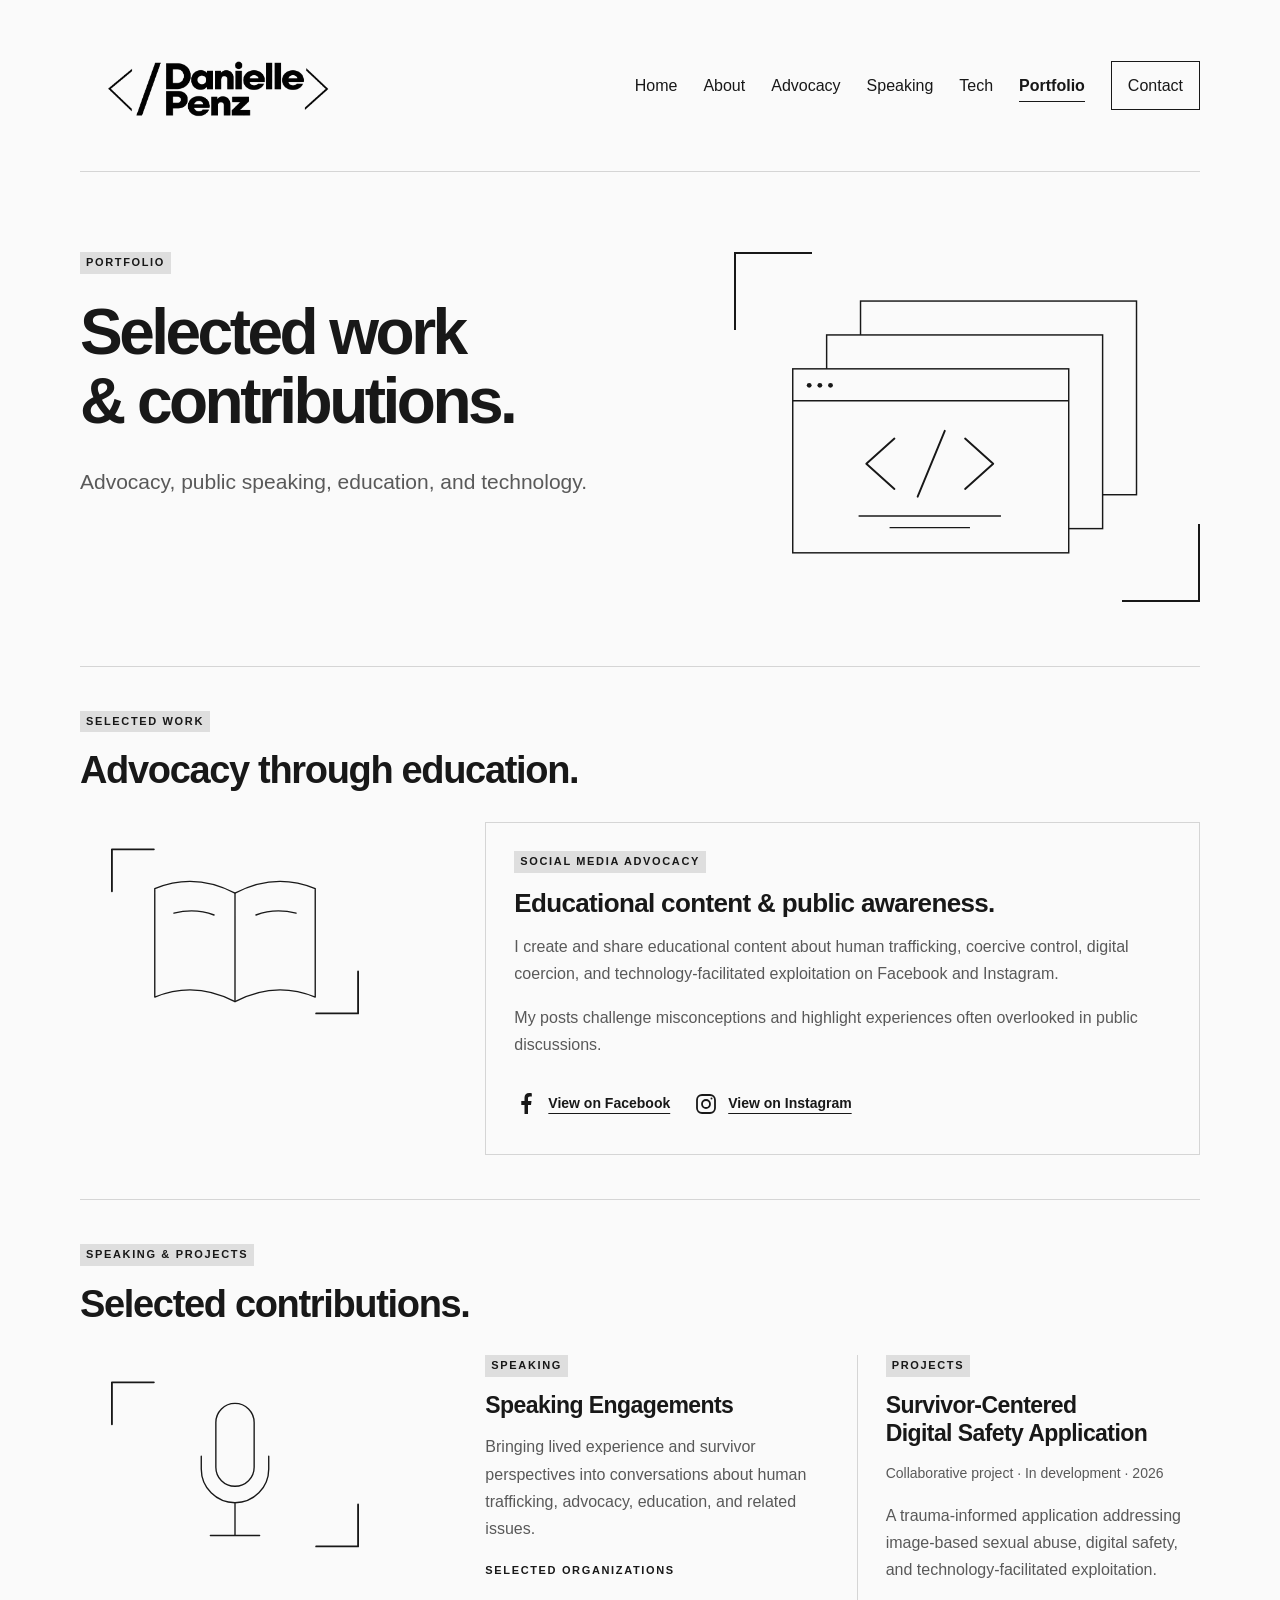
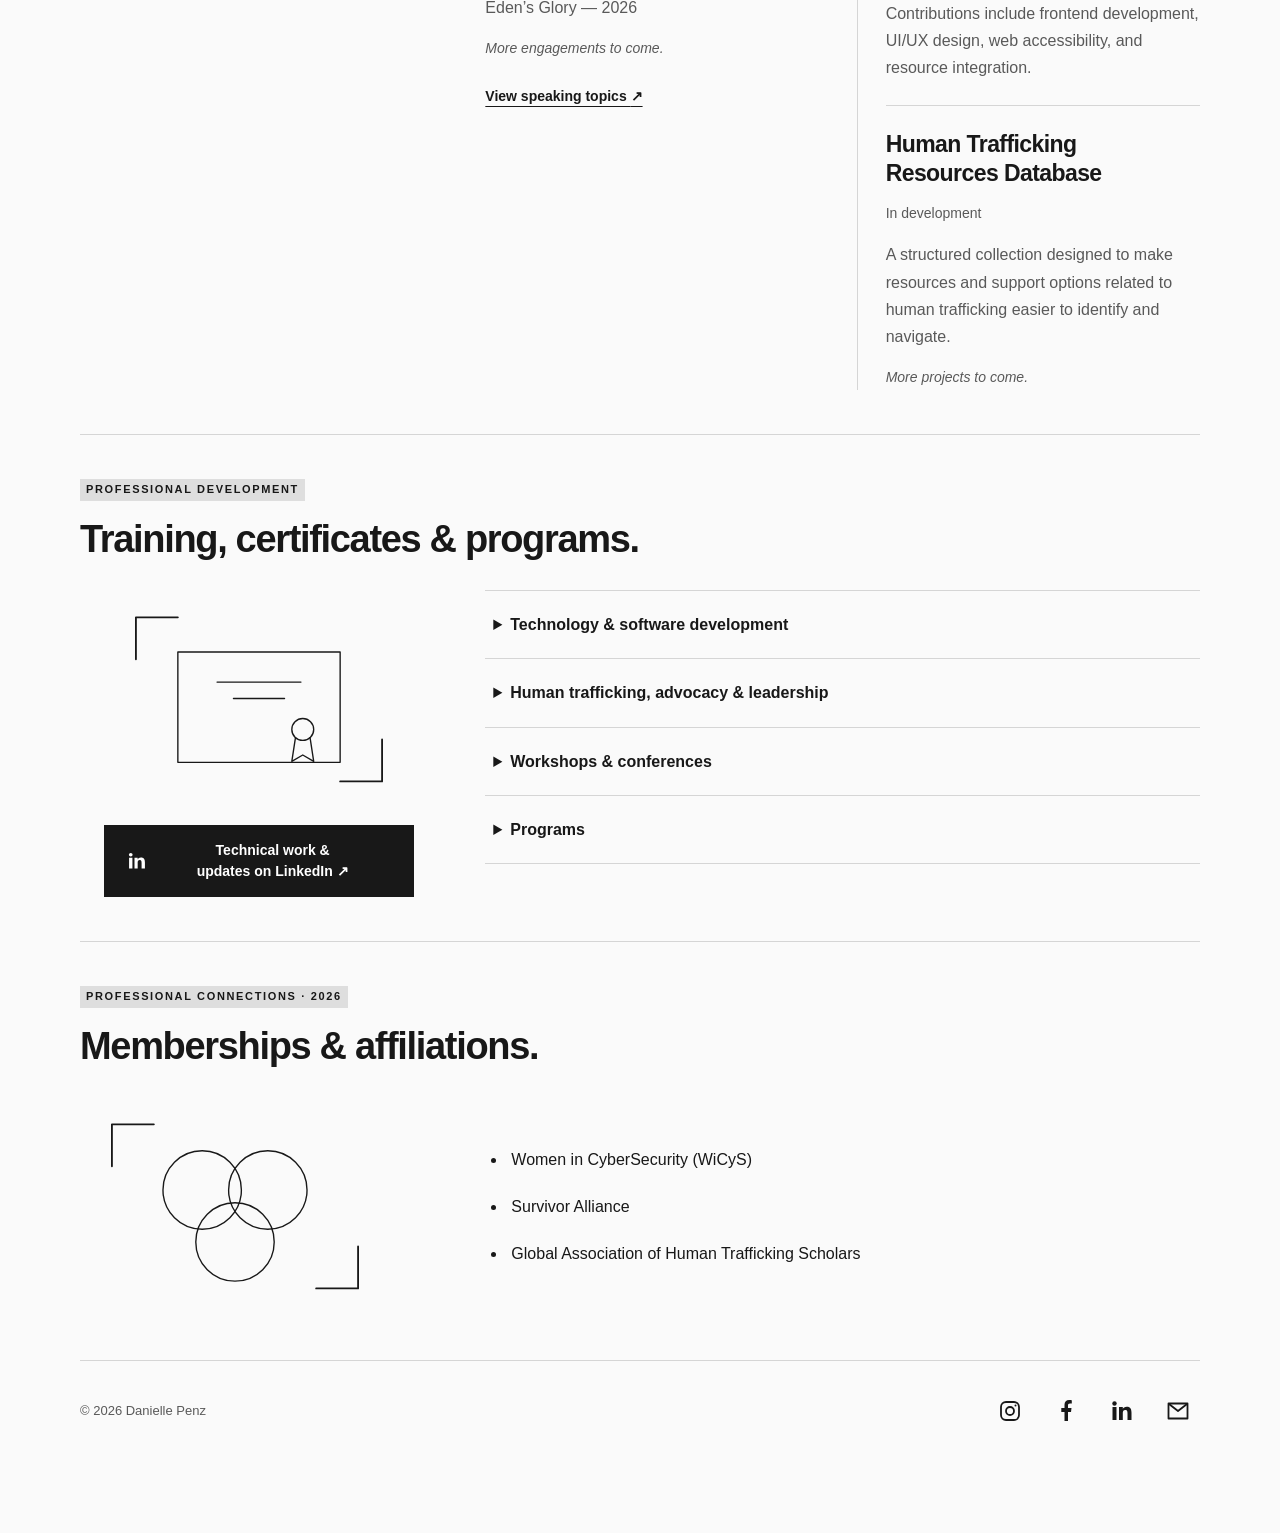
<file: portfolio.html>
<!doctype html>
<html lang="en">

<head>
    <meta charset="UTF-8">
    <meta name="viewport" content="width=device-width, initial-scale=1.0">
    <meta name="description"
        content="Selected work and contributions from Danielle Penz across advocacy, public speaking, education, and technology.">
    <title>Portfolio | Danielle Penz</title>
    <link rel="stylesheet" href="css/style.css">
    <link rel="stylesheet" href="css/portfolio.css?v=linkedin-hover-4">
    <script src="js/main.js" defer></script>
</head>

<body class="portfolio-page">
    <a class="skip-link" href="#main-content">Skip to content</a>

    <header class="site-header">
        <a class="site-name" href="index.html">
            <img class="site-logo" src="images/dpenz-logo.png" alt="Danielle Penz — Home">
        </a>

        <nav aria-label="Main navigation">
            <a href="index.html">Home</a>
            <a href="about.html">About</a>
            <a href="advocacy.html">Advocacy</a>
            <a href="speaking.html">Speaking</a>
            <a href="tech.html">Tech</a>
            <a href="portfolio.html" aria-current="page">Portfolio</a>
            <a href="contact.html">Contact</a>
        </nav>
    </header>

    <main id="main-content" tabindex="-1">
        <section class="page-intro portfolio-intro" aria-labelledby="page-title">
            <div>
                <p class="eyebrow">Portfolio</p>

                <h1 id="page-title">Selected work &amp; contributions.</h1>

                <p class="page-lead">
                    Advocacy, public speaking, education, and technology.
                </p>
            </div>

            <div class="portfolio-art" aria-hidden="true">
                <svg viewBox="0 0 440 320" fill="none" focusable="false">
                    <g stroke="currentColor" stroke-width="1.5">
                        <rect x="110" y="30" width="285" height="200" fill="var(--background)" />

                        <rect x="75" y="65" width="285" height="200" fill="var(--background)" />

                        <rect x="40" y="100" width="285" height="190" fill="var(--background)" />

                        <path d="M40 133 H325" />
                    </g>

                    <g fill="currentColor">
                        <circle cx="57" cy="117" r="2.5" />
                        <circle cx="68" cy="117" r="2.5" />
                        <circle cx="79" cy="117" r="2.5" />
                    </g>

                    <g stroke="currentColor" stroke-width="2" stroke-linecap="round" stroke-linejoin="round">
                        <path d="M145 172 L116 198 L145 224" />
                        <path d="M218 172 L247 198 L218 224" />
                        <path d="M197 164 L169 232" />
                    </g>

                    <g stroke="currentColor" stroke-width="1.5">
                        <path d="M108 252 H255" />
                        <path d="M140 264 H223" />
                    </g>
                </svg>
            </div>
        </section>

        <section class="content-section portfolio-collection" aria-labelledby="collection-title">
            <div>
                <p class="eyebrow">Selected work</p>
                <h2 id="collection-title">Advocacy through education.</h2>
                </div>
            <div class="portfolio-section-art" aria-hidden="true">
                    <svg viewBox="0 0 340 240" fill="none" focusable="false"><g stroke="currentColor" stroke-width="1.5" stroke-linecap="round" stroke-linejoin="round"><path d="M82 73q44-18 88 5 44-23 88-5v119q-44-18-88 5-44-23-88-5z"/><path d="M170 78v119M103 100q23-6 44 2M193 102q21-8 44-2"/><path d="M35 76V30h46M259 210h46v-46" stroke-width="2"/></g></svg>
                </div>

            <article class="portfolio-content-card" aria-labelledby="social-work-title">
                <p class="eyebrow">Social media advocacy</p>
                <h3 id="social-work-title">Educational content &amp; public awareness.</h3>
                <p>
                    I create and share educational content about human trafficking,
                    coercive control, digital coercion, and technology-facilitated
                    exploitation on Facebook and Instagram.
                </p>
                <p>
                    My posts challenge misconceptions and highlight experiences often overlooked in
                    public discussions.
                </p>
                <div class="portfolio-content-links">
                    <a href="https://www.facebook.com/dani.elle.455658" target="_blank" rel="noopener noreferrer">
                        <svg viewBox="0 0 24 24" fill="currentColor" aria-hidden="true" focusable="false">
                    <path
                        d="M14 22v-9h3l.5-4H14V6.5c0-1.2.4-2 2-2h1.8V1.2C17.5 1.1 16.4 1 15.1 1 12.3 1 10.5 2.7 10.5 5.8V9H7.3v4h3.2v9H14Z" />
                </svg>
                        <span>View on Facebook</span>
                    </a>
                    <a href="https://www.instagram.com/dani.elle.penz/" target="_blank" rel="noopener noreferrer">
                        <svg viewBox="0 0 24 24" fill="none" stroke="currentColor" stroke-width="1.8" aria-hidden="true"
                    focusable="false">
                    <rect x="3" y="3" width="18" height="18" rx="5" />
                    <circle cx="12" cy="12" r="4" />
                    <circle cx="17.5" cy="6.5" r="1" fill="currentColor" stroke="none" />
                </svg>
                        <span>View on Instagram</span>
                    </a>
                </div>
            </article>
        </section>

        <section class="content-section" aria-labelledby="contributions-title">
            <div>
                <p class="eyebrow">Speaking &amp; projects</p>
                <h2 id="contributions-title">Selected contributions.</h2>
                </div>
            <div class="portfolio-section-art" aria-hidden="true">
                    <svg viewBox="0 0 340 240" fill="none" focusable="false"><g stroke="currentColor" stroke-width="1.5" stroke-linecap="round" stroke-linejoin="round"><rect x="149" y="53" width="42" height="91" rx="21"/><path d="M133 111v14a37 37 0 0 0 74 0v-14M170 162v36M143 198h54"/><path d="M35 76V30h46M259 210h46v-46" stroke-width="2"/></g></svg>
                </div>
            <div class="portfolio-work-list">
                <article>
                    <p class="eyebrow">Speaking</p>
                    <h3>Speaking Engagements</h3>
                    <p>Bringing lived experience and survivor perspectives into conversations about human trafficking, advocacy, education, and related issues.</p>
                    <p class="eyebrow portfolio-speaking-organizations">Selected organizations</p>
                    <p>Eden’s Glory — 2026</p>
                    <p class="portfolio-contribution-note"><em>More engagements to come.</em></p>
                    <a class="text-link" href="speaking.html">View speaking topics <span aria-hidden="true">↗</span></a>
                </article>
                <article>
                    <p class="eyebrow">Projects</p>
                    <div class="portfolio-project">
                        <h3>Survivor-Centered Digital Safety Application</h3>
                        <p class="portfolio-project-status">Collaborative project · In development · 2026</p>
                        <p>A trauma-informed application addressing image-based sexual abuse, digital safety, and technology-facilitated exploitation.</p>
                        <p>Contributions include frontend development, UI/UX design, web accessibility, and resource integration.</p>
                    </div>
                    <div class="portfolio-project">
                        <h3>Human Trafficking Resources Database</h3>
                        <p class="portfolio-project-status">In development</p>
                        <p>A structured collection designed to make resources and support options related to human trafficking easier to identify and navigate.</p>
                    </div>
                    <p class="portfolio-contribution-note"><em>More projects to come.</em></p>
                </article>
            </div>
        </section>

        <section class="content-section" aria-labelledby="training-title">
            <div>
                <p class="eyebrow">Professional development</p>
                <h2 id="training-title">Training, certificates &amp; programs.</h2>
                </div>
            <div class="portfolio-training-visual">
            <div class="portfolio-section-art" aria-hidden="true">
                    <svg viewBox="0 0 340 240" fill="none" focusable="false"><g stroke="currentColor" stroke-width="1.5" stroke-linecap="round" stroke-linejoin="round"><rect x="81" y="68" width="178" height="121"/><path d="M124 101h92M142 119h56"/><circle cx="218" cy="153" r="12"/><path d="m210 162-4 26 12-7 12 7-4-26"/><path d="M35 76V30h46M259 210h46v-46" stroke-width="2"/></g></svg>
                </div>
                <p><a class="button portfolio-linkedin-link" href="https://www.linkedin.com/in/daniellepenz" target="_blank" rel="noopener noreferrer"><svg viewBox="0 0 24 24" fill="currentColor" aria-hidden="true" focusable="false">
                    <circle cx="4.5" cy="4.5" r="2.2" />
                    <path
                        d="M2.5 8h4v13h-4zM9 8h3.8v1.8h.1c.5-1 1.8-2.1 3.8-2.1 4 0 4.8 2.6 4.8 6V21h-4v-6.5c0-1.6 0-3.6-2.2-3.6s-2.5 1.7-2.5 3.5V21H9V8Z" />
                </svg><span>Technical work &amp; updates on LinkedIn <span aria-hidden="true">↗</span></span></a></p>
            </div>
            <div class="portfolio-training">
                <details class="credential-group">
                    <summary>Technology &amp; software development</summary>
                    <ul class="credential-list">
                        <li><h3>Technical Career Foundations (TCF)</h3><p>Certificate of Completion · 2026</p></li>
                        <li><h3>Intro to Programming (ITP)</h3><p>Certificate of Completion · 2026</p></li>
                        <li><h3>Front End Development</h3><p>Currently in training · 2026</p></li>
                        <li><h3>Back End Development</h3><p>Upcoming training · 2027</p></li>
                        <li><h3>Microsoft CyberSHEcurity Challenge</h3><p>Women in CyberSecurity (WiCyS) × Microsoft</p><p>Certificate of Attendance · 2026</p></li>
                        <li><h3>Build Beyond Hackathon</h3><p>Girl Develop It (GDI)</p><p>Collaboratively developed a survivor-centered application for image searches, safe evidence collection, and access to resources addressing image-based sexual abuse and digital exploitation.</p><p>First Place &amp; Crowd Favorite Award · 2026</p></li>
                        <li><h3>Cybersecurity Foundations | IBM SkillsBuild</h3><p>Digital credential · 2026</p></li>
                    </ul>
                </details>
                <details class="credential-group">
                    <summary>Human trafficking, advocacy &amp; leadership</summary>
                    <ul class="credential-list">
                        <li><h3>International Organization for Migration (IOM / UN Migration) — Counter-Trafficking Essentials</h3><p>Certificate of Completion · 2026</p></li>
                        <li><h3>Polaris — Human Trafficking 101</h3><p>Certificate of Completion · 2026</p></li>
                        <li><h3>STRAND² Solutions — 45-Hour Crime Victim Advocates Course</h3><p>Currently in training · 2026</p></li>
                        <li><h3>Rebecca Bender Initiative — Elevate Academy</h3><p>Graduate / Certificate of Completion · 2026</p><p>Life Plan Launch · Professional Development · Speaker U</p></li>
                        <li><h3>Begin Again — ILEAD Leadership Academy</h3><p>Currently participating · 2026</p></li>
                    </ul>
                </details>
                <details class="credential-group">
                    <summary>Workshops &amp; conferences</summary>
                    <ul class="credential-list">
                        <li><h3>Sophworks Recovery Group — Movement Worker Workshop</h3><p>Certificate of Completion · 2026</p></li>
                        <li><h3>STAND Program / World Without Exploitation — When Technology Becomes the Cage: Digital Coercion, Credibility Distortion, and What Frontline Providers Need to Know</h3><p>Attended · 2026</p></li>
                        <li><h3>International Human Trafficking &amp; Social Justice Conference</h3><p>Attended · 2026</p></li>
                        <li><h3>TalkingParents / Kind Mama — High Conflict Co-Parenting Webinar</h3><p>Certificate of Completion · 2026</p></li>
                    </ul>
                </details>
                <details class="credential-group">
                    <summary>Programs</summary>
                    <ul class="credential-list">
                        <li><h3>Eden’s Glory</h3><p>Graduate · 2025</p></li>
                        <li><h3>Every ONE Free</h3><p>Graduated · 2026</p></li>
                    </ul>
                </details>
            </div>
        </section>

        <section class="content-section" aria-labelledby="memberships-title">
            <div>
                <p class="eyebrow">Professional connections · 2026</p>
                <h2 id="memberships-title">Memberships &amp; affiliations.</h2>
                </div>
            <div class="portfolio-section-art" aria-hidden="true">
                    <svg viewBox="0 0 340 240" fill="none" focusable="false"><g stroke="currentColor" stroke-width="1.5" stroke-linecap="round" stroke-linejoin="round"><circle cx="134" cy="102" r="43"/><circle cx="206" cy="102" r="43"/><circle cx="170" cy="159" r="43"/><path d="M35 76V30h46M259 210h46v-46" stroke-width="2"/></g></svg>
                </div>
            <ul class="portfolio-memberships">
                <li>Women in CyberSecurity (WiCyS)</li>
                <li>Survivor Alliance</li>
                <li>Global Association of Human Trafficking Scholars</li>
            </ul>
        </section>
    </main>

    <footer class="site-footer">
        <p>&copy; 2026 Danielle Penz</p>

        <div class="social-links" role="group" aria-label="Connect with Danielle">
            <a href="https://www.instagram.com/dani.elle.penz/" target="_blank" rel="noopener noreferrer" aria-label="Danielle Penz on Instagram">
                <svg viewBox="0 0 24 24" fill="none" stroke="currentColor" stroke-width="1.8" aria-hidden="true"
                    focusable="false">
                    <rect x="3" y="3" width="18" height="18" rx="5" />
                    <circle cx="12" cy="12" r="4" />
                    <circle cx="17.5" cy="6.5" r="1" fill="currentColor" stroke="none" />
                </svg>
            </a>

            <a href="https://www.facebook.com/dani.elle.455658" target="_blank" rel="noopener noreferrer" aria-label="Danielle Penz on Facebook">
                <svg viewBox="0 0 24 24" fill="currentColor" aria-hidden="true" focusable="false">
                    <path
                        d="M14 22v-9h3l.5-4H14V6.5c0-1.2.4-2 2-2h1.8V1.2C17.5 1.1 16.4 1 15.1 1 12.3 1 10.5 2.7 10.5 5.8V9H7.3v4h3.2v9H14Z" />
                </svg>
            </a>

            <a href="https://www.linkedin.com/in/daniellepenz" target="_blank" rel="noopener noreferrer" aria-label="Danielle Penz on LinkedIn">
                <svg viewBox="0 0 24 24" fill="currentColor" aria-hidden="true" focusable="false">
                    <circle cx="4.5" cy="4.5" r="2.2" />
                    <path
                        d="M2.5 8h4v13h-4zM9 8h3.8v1.8h.1c.5-1 1.8-2.1 3.8-2.1 4 0 4.8 2.6 4.8 6V21h-4v-6.5c0-1.6 0-3.6-2.2-3.6s-2.5 1.7-2.5 3.5V21H9V8Z" />
                </svg>
            </a>

            <a href="contact.html" aria-label="Contact Danielle Penz">
                <svg viewBox="0 0 24 24" fill="none" stroke="currentColor" stroke-width="1.8" stroke-linecap="round"
                    stroke-linejoin="round" aria-hidden="true" focusable="false">
                    <rect x="2.5" y="4.5" width="19" height="15" />
                    <path d="m3 5 9 7 9-7" />
                </svg>
            </a>
        </div>
    </footer>
    <script type="module" src="https://static.cloudflareinsights.com/beacon.min.js" data-cf-beacon="{&quot;token&quot;:&quot;ff6d3a5f339f40df885882bddbd6ec45&quot;}"></script>
</body>

</html>
</file>
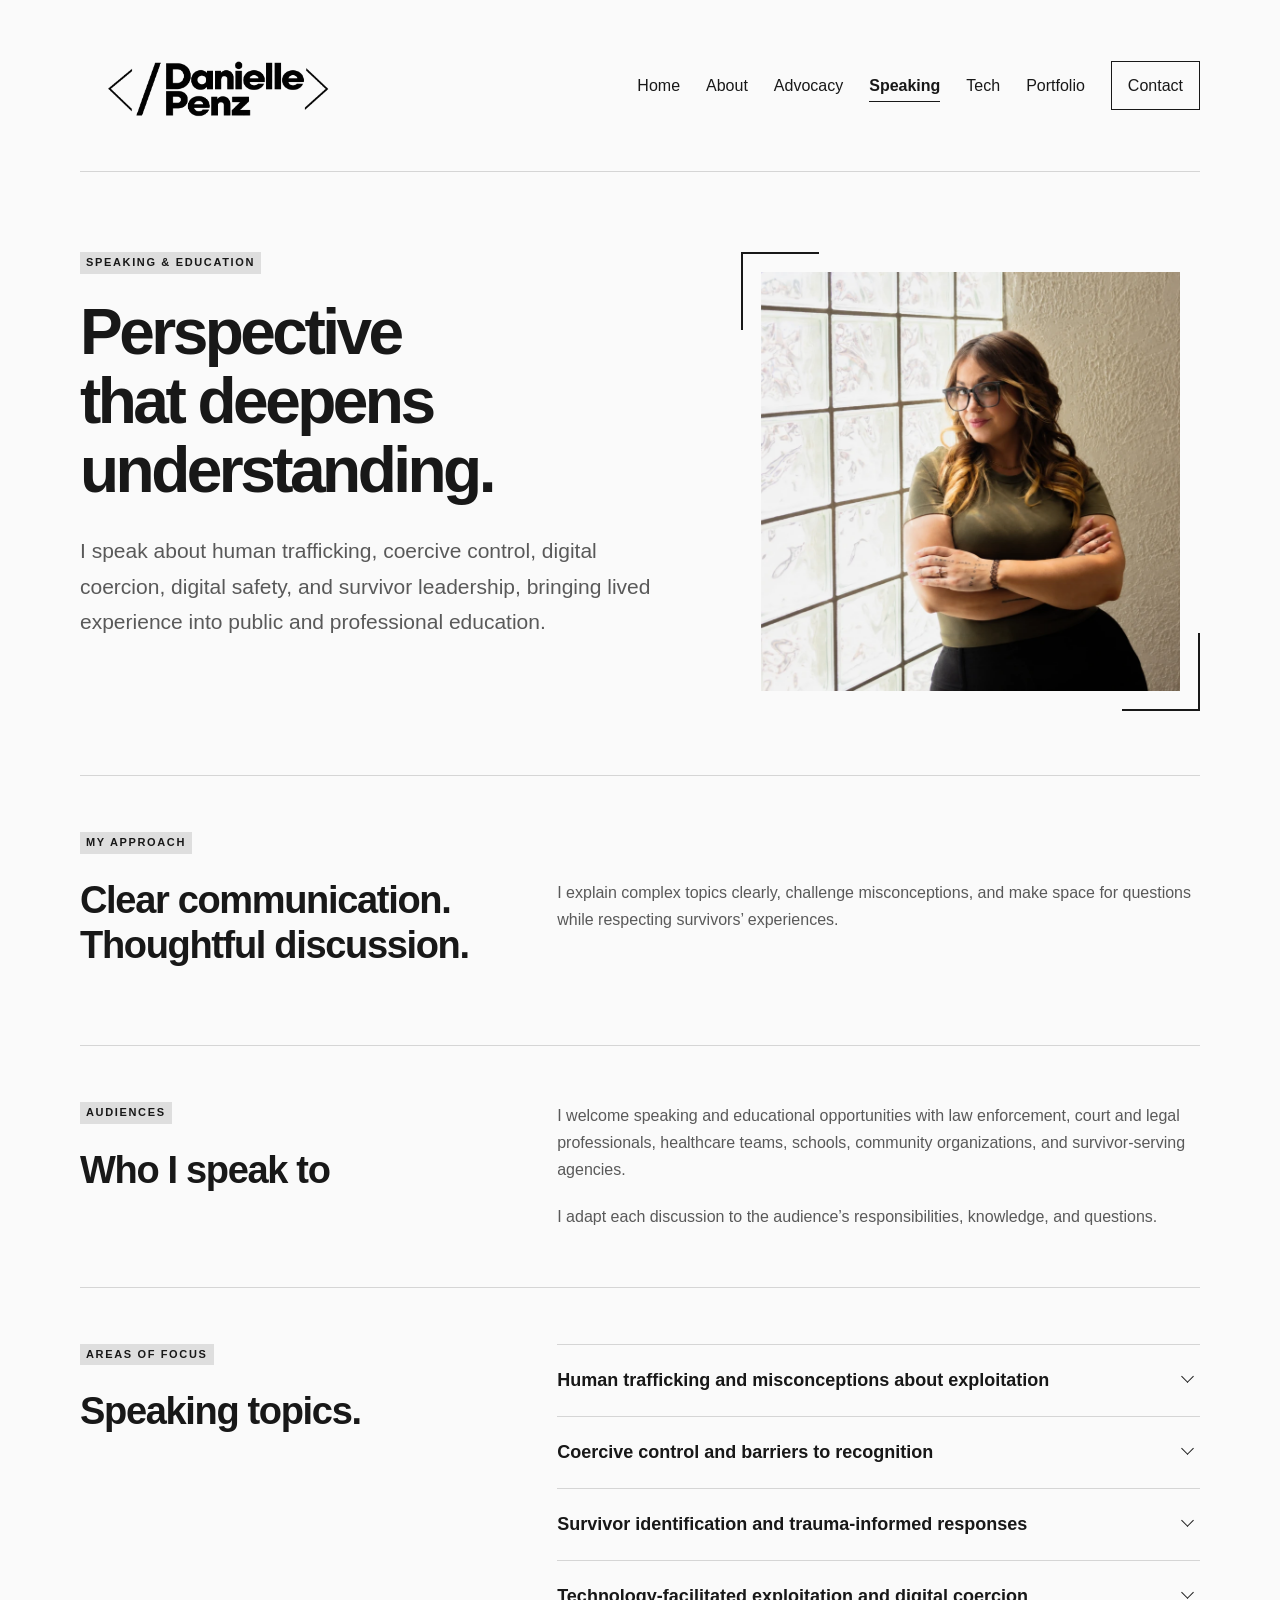
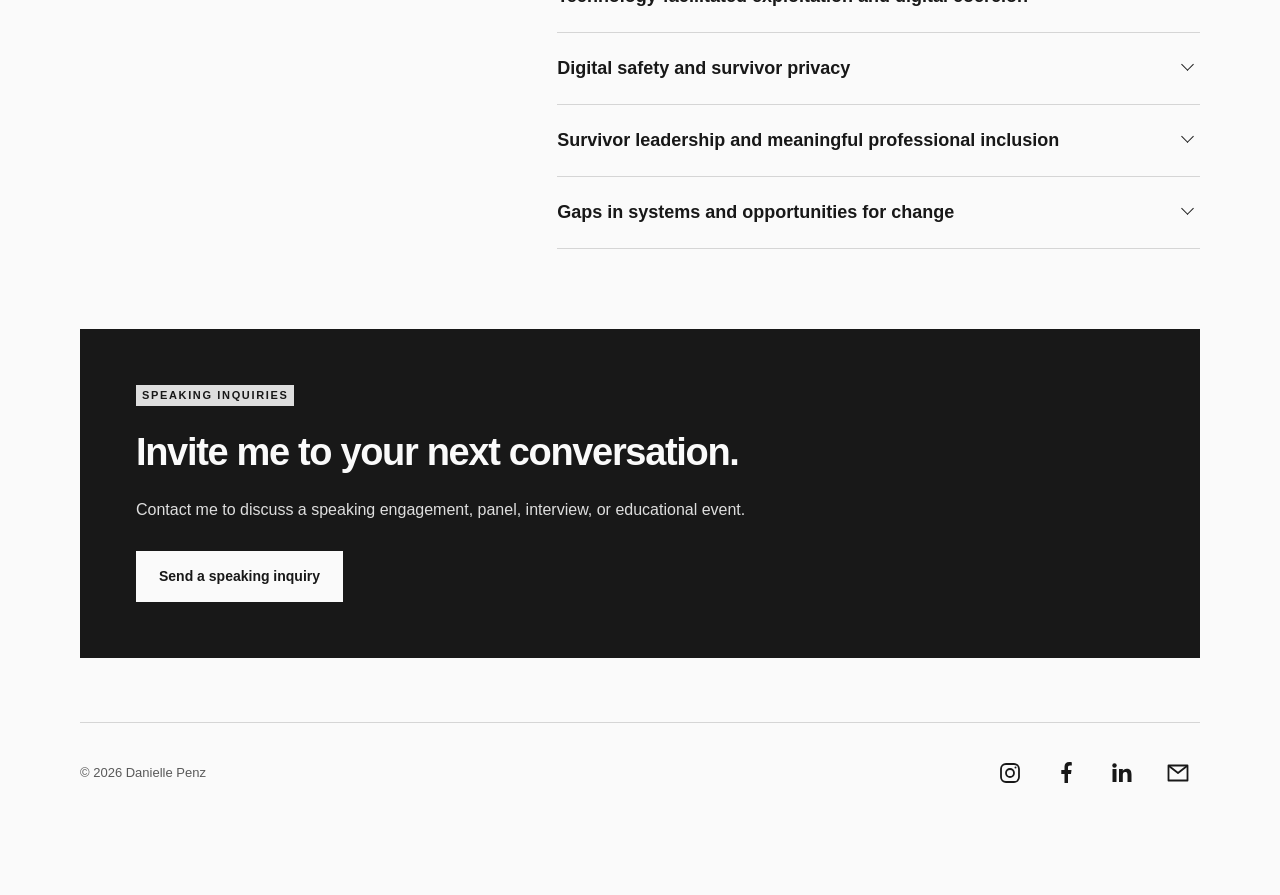
<file: speaking.html>
<!doctype html>
<html lang="en">

<head>
    <meta charset="UTF-8">
    <meta name="viewport" content="width=device-width, initial-scale=1.0">
    <meta name="description"
        content="Contact Danielle Penz about speaking on human trafficking, coercive control, survivor leadership, technology-facilitated exploitation, and digital safety.">
    <title>Speaking &amp; Education | Danielle Penz</title>
    <link rel="stylesheet" href="css/style.css">
    <script src="js/main.js" defer></script>
</head>

<body>
    <a class="skip-link" href="#main-content">Skip to content</a>

    <header class="site-header">
        <a class="site-name" href="index.html">
            <img class="site-logo" src="images/dpenz-logo.png" alt="Danielle Penz — Home">
        </a>

        <nav aria-label="Main navigation">
            <a href="index.html">Home</a>
            <a href="about.html">About</a>
            <a href="advocacy.html">Advocacy</a>
            <a href="speaking.html" aria-current="page">Speaking</a>
            <a href="tech.html">Tech</a>
            <a href="portfolio.html">Portfolio</a>
            <a href="contact.html">Contact</a>
        </nav>
    </header>

    <main id="main-content" tabindex="-1">
        <section class="page-intro photo-intro" aria-labelledby="page-title">
          <div>
            <p class="eyebrow">Speaking &amp; education</p>

            <h1 id="page-title">Perspective that deepens understanding.</h1>

            <p class="page-lead">
                    I speak about human trafficking, coercive control, digital coercion,
                    digital safety, and survivor leadership, bringing lived experience
                    into public and professional education.
                </p>
          </div>
          <figure class="editorial-portrait">
            <img src="images/danielle-speaking-window.webp" alt="Danielle Penz standing with arms crossed beside a glass-block window" width="900" height="900" fetchpriority="high" loading="eager">
          </figure>
        </section>

        <section class="content-section aligned-heading-copy" aria-labelledby="approach-title">
            <div>
                <p class="eyebrow">My approach</p>
                <h2 id="approach-title">Clear communication. Thoughtful discussion.</h2>
            </div>

            <div class="prose">
                <p>
                    I explain complex topics clearly, challenge misconceptions, and make space for
                    questions while respecting survivors’ experiences.
                </p>

            </div>
        </section>

        <section class="content-section" aria-labelledby="audiences-title">
            <div>
                <p class="eyebrow">Audiences</p>
                <h2 id="audiences-title">Who I speak to</h2>
            </div>

            <div class="prose">
                <p>
                    I welcome speaking and educational opportunities with law enforcement,
                    court and legal professionals, healthcare teams, schools,
                    community organizations, and survivor-serving agencies.
                </p>

                <p>
                    I adapt each discussion to the audience’s responsibilities, knowledge, and
                    questions.
                </p>
            </div>
        </section>

        <section class="content-section" aria-labelledby="topics-title">
            <div>
                <p class="eyebrow">Areas of focus</p>
                <h2 id="topics-title">Speaking topics.</h2>
            </div>

            <div>
                <div class="topic-accordion">
<details class="topic-detail"><summary>Human trafficking and misconceptions about exploitation</summary><p>
                    How trafficking methods evolve, how technology changes the ways exploitation
                    occurs, and why familiar stereotypes can prevent recognition.
                </p></details>
<details class="topic-detail"><summary>Coercive control and barriers to recognition</summary><p>
                    Patterns of coercive control and why exploitation can go unrecognized.
                </p></details>
<details class="topic-detail"><summary>Survivor identification and trauma-informed responses</summary><p>
                    Recognizing exploitation and responding with respect for survivors’ autonomy and
                    circumstances.
                </p></details>
<details class="topic-detail"><summary>Technology-facilitated exploitation and digital coercion</summary><p>
                    How technology enables surveillance, threats, and control.
                </p></details>
<details class="topic-detail"><summary>Digital safety and survivor privacy</summary><p>
                    Privacy and digital safety in the context of survivors’ circumstances and access
                    to technology.
                </p></details>
<details class="topic-detail"><summary>Survivor leadership and meaningful professional inclusion</summary><p>
                    Professional recognition, boundaries, and survivors’ influence over decisions.
                </p></details>
<details class="topic-detail"><summary>Gaps in systems and opportunities for change</summary><p>
                    How survivor expertise can inform research, education, services, and policy.
                </p></details>
</div>
            </div>
        </section>

        <section class="callout" aria-labelledby="inquiry-title">
            <p class="eyebrow">Speaking inquiries</p>

            <h2 id="inquiry-title">Invite me to your next conversation.</h2>

            <p>
                    Contact me to discuss a speaking engagement, panel, interview, or
                    educational event.
                </p>

            <a class="button" href="contact.html">
                Send a speaking inquiry
            </a>
        </section>
    </main>

    <footer class="site-footer">
        <p>&copy; 2026 Danielle Penz</p>

        <div class="social-links" role="group" aria-label="Connect with Danielle">
            <a href="https://www.instagram.com/dani.elle.penz/" target="_blank" rel="noopener noreferrer" aria-label="Danielle Penz on Instagram">
                <svg viewBox="0 0 24 24" fill="none" stroke="currentColor" stroke-width="1.8" aria-hidden="true"
                    focusable="false">
                    <rect x="3" y="3" width="18" height="18" rx="5" />
                    <circle cx="12" cy="12" r="4" />
                    <circle cx="17.5" cy="6.5" r="1" fill="currentColor" stroke="none" />
                </svg>
            </a>

            <a href="https://www.facebook.com/dani.elle.455658" target="_blank" rel="noopener noreferrer" aria-label="Danielle Penz on Facebook">
                <svg viewBox="0 0 24 24" fill="currentColor" aria-hidden="true" focusable="false">
                    <path
                        d="M14 22v-9h3l.5-4H14V6.5c0-1.2.4-2 2-2h1.8V1.2C17.5 1.1 16.4 1 15.1 1 12.3 1 10.5 2.7 10.5 5.8V9H7.3v4h3.2v9H14Z" />
                </svg>
            </a>

            <a href="https://www.linkedin.com/in/daniellepenz" target="_blank" rel="noopener noreferrer" aria-label="Danielle Penz on LinkedIn">
                <svg viewBox="0 0 24 24" fill="currentColor" aria-hidden="true" focusable="false">
                    <circle cx="4.5" cy="4.5" r="2.2" />
                    <path
                        d="M2.5 8h4v13h-4zM9 8h3.8v1.8h.1c.5-1 1.8-2.1 3.8-2.1 4 0 4.8 2.6 4.8 6V21h-4v-6.5c0-1.6 0-3.6-2.2-3.6s-2.5 1.7-2.5 3.5V21H9V8Z" />
                </svg>
            </a>

            <a href="contact.html" aria-label="Contact Danielle Penz">
                <svg viewBox="0 0 24 24" fill="none" stroke="currentColor" stroke-width="1.8" stroke-linecap="round"
                    stroke-linejoin="round" aria-hidden="true" focusable="false">
                    <rect x="2.5" y="4.5" width="19" height="15" />
                    <path d="m3 5 9 7 9-7" />
                </svg>
            </a>
        </div>
    </footer>
    <script type="module" src="https://static.cloudflareinsights.com/beacon.min.js" data-cf-beacon="{&quot;token&quot;:&quot;ff6d3a5f339f40df885882bddbd6ec45&quot;}"></script>
</body>

</html>
</file>
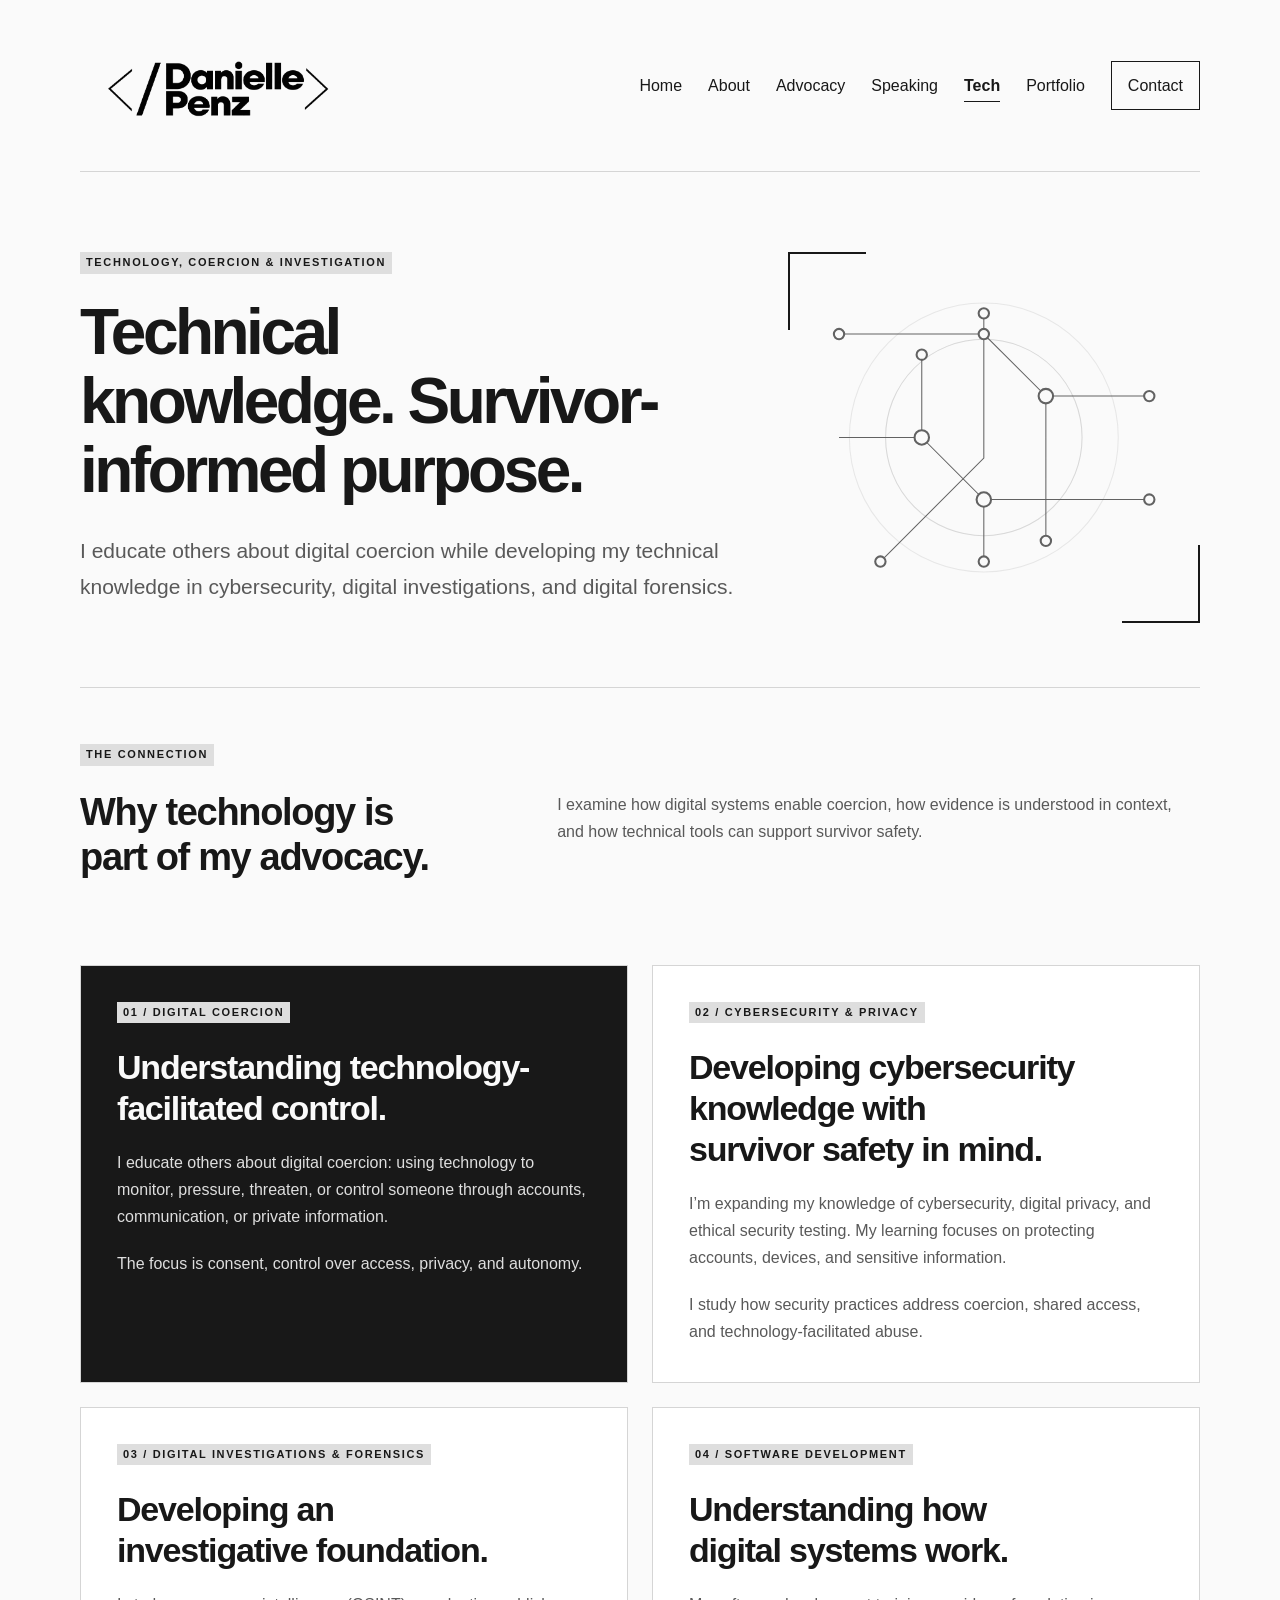
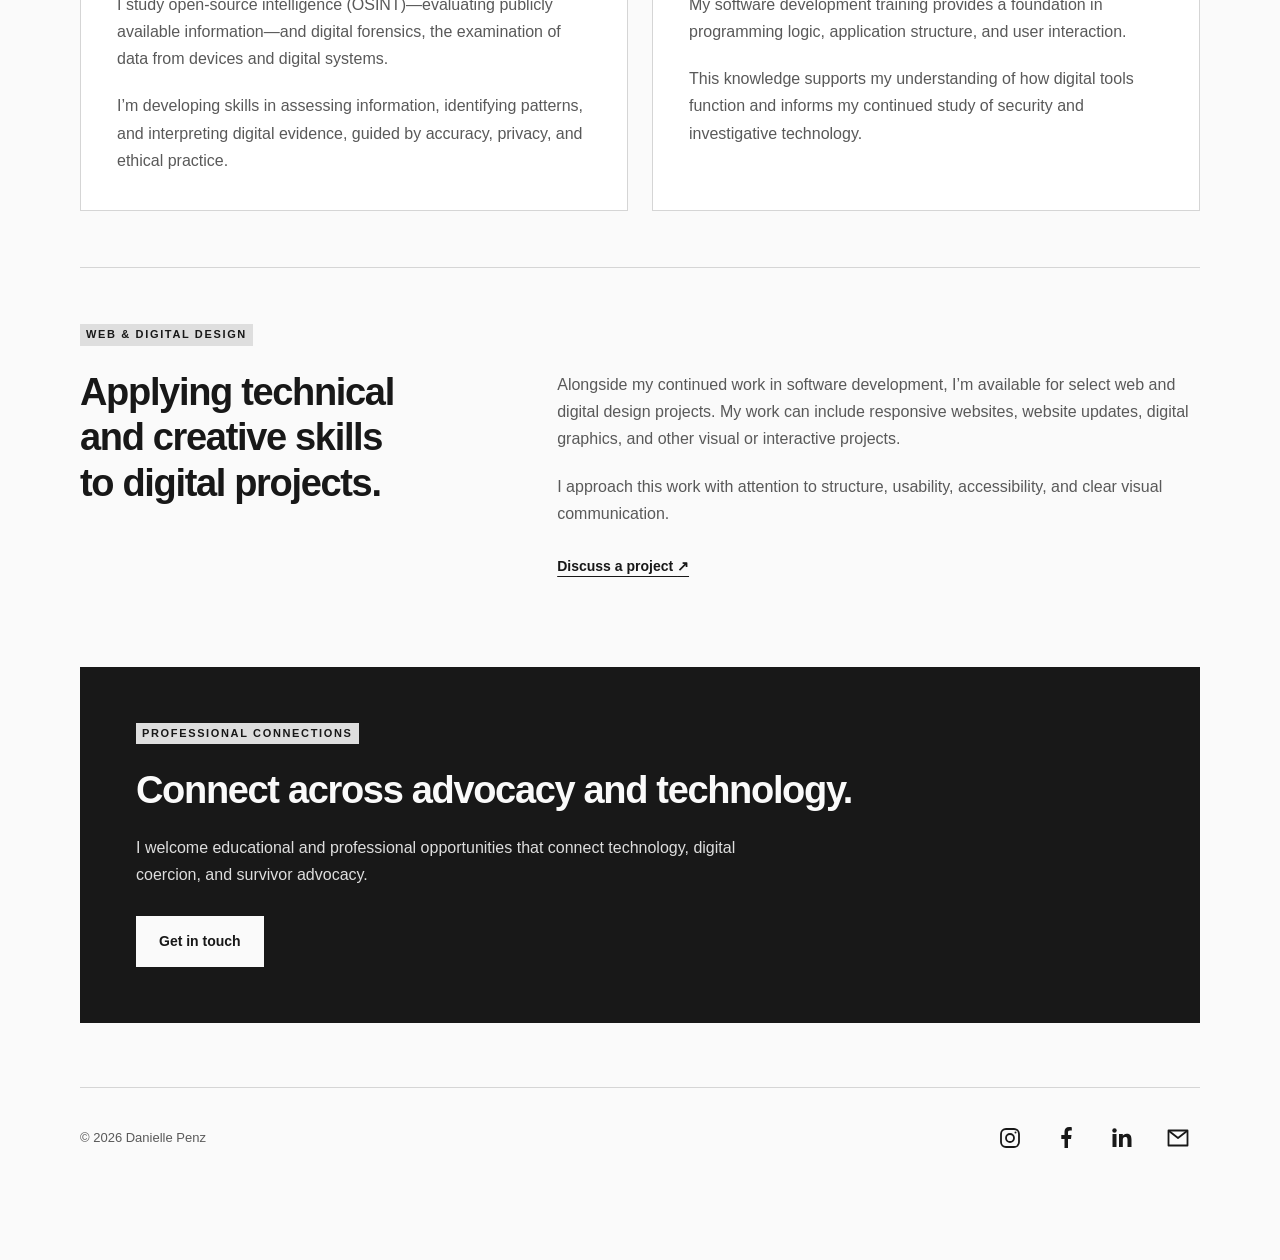
<file: tech.html>
<!doctype html>
<html lang="en">

<head>
    <meta charset="UTF-8">
    <meta name="viewport" content="width=device-width, initial-scale=1.0">
    <meta name="description"
        content="Explore Danielle Penz’s focus on digital coercion education, cybersecurity, open-source intelligence (OSINT), digital investigations, and digital forensics.">
    <title>Technology, Coercion &amp; Investigation | Danielle Penz</title>
    <link rel="stylesheet" href="css/style.css">
    <script src="js/main.js" defer></script>
</head>

<body class="tech-page">
    <a class="skip-link" href="#main-content">Skip to content</a>

    <header class="site-header">
        <a class="site-name" href="index.html">
            <img class="site-logo" src="images/dpenz-logo.png" alt="Danielle Penz — Home">
        </a>

        <nav aria-label="Main navigation">
            <a href="index.html">Home</a>
            <a href="about.html">About</a>
            <a href="advocacy.html">Advocacy</a>
            <a href="speaking.html">Speaking</a>
            <a href="tech.html" aria-current="page">Tech</a>
            <a href="portfolio.html">Portfolio</a>
            <a href="contact.html">Contact</a>
        </nav>
    </header>

    <main id="main-content" tabindex="-1">
        <section class="page-intro signal-intro" aria-labelledby="page-title">
            <div class="signal-copy">
                <p class="eyebrow">Technology, coercion &amp; investigation</p>

                <h1 id="page-title">
                    Technical knowledge. Survivor-informed purpose.
                </h1>

                <p class="page-lead">
                    I educate others about digital coercion while developing my technical knowledge in cybersecurity, digital investigations, and digital forensics.
                </p>
            </div>

            <div class="signal-art" aria-hidden="true">
                <svg viewBox="0 0 360 320" fill="none" focusable="false">
                    <g stroke="currentColor" stroke-width="1">
                        <path
                            d="M30 60H170L230 120H330M30 160H110L170 220H330M70 280L170 180V40M110 160V80M230 120V260M170 220V280" />
                        <circle cx="170" cy="160" r="95" opacity=".22" />
                        <circle cx="170" cy="160" r="130" opacity=".12" />
                    </g>
                    <g fill="var(--background)" stroke="currentColor" stroke-width="2">
                        <circle cx="30" cy="60" r="5" />
                        <circle cx="170" cy="60" r="5" />
                        <circle cx="230" cy="120" r="7" />
                        <circle cx="330" cy="120" r="5" />
                        <circle cx="110" cy="160" r="7" />
                        <circle cx="170" cy="220" r="7" />
                        <circle cx="330" cy="220" r="5" />
                        <circle cx="70" cy="280" r="5" />
                        <circle cx="170" cy="40" r="5" />
                        <circle cx="110" cy="80" r="5" />
                        <circle cx="230" cy="260" r="5" />
                        <circle cx="170" cy="280" r="5" />
                    </g>
                </svg>
            </div>
        </section>

        <section class="content-section aligned-heading-copy" aria-labelledby="connection-title">
            <div>
                <p class="eyebrow">The connection</p>
                <h2 id="connection-title">Why technology is part of my advocacy.</h2>
            </div>

            <div class="prose">
                <p>
                    I examine how digital systems enable coercion, how evidence is understood in
                    context, and how technical tools can support survivor safety.
                </p>

            </div>
        </section>

        <div class="tech-grid">
            <section class="tech-card" aria-labelledby="coercion-title">
                <div>
                    <p class="eyebrow">01 / Digital coercion</p>
                    <h2 id="coercion-title">
                        Understanding technology-facilitated control.
                    </h2>
                </div>

                <div class="prose">
                    <p>
                    I educate others about digital coercion: using technology to monitor, pressure,
                    threaten, or control someone through accounts, communication, or private
                    information.
                </p>

                    <p>
                    The focus is consent, control over access, privacy, and autonomy.
                </p>
                </div>
            </section>

            <section class="tech-card" aria-labelledby="security-title">
                <div>
                    <p class="eyebrow">02 / Cybersecurity &amp; privacy</p>
                    <h2 id="security-title">Developing cybersecurity knowledge with survivor safety in mind.</h2>
                </div>

                <div class="prose">
                    <p>
                        I’m expanding my knowledge of cybersecurity,
                        digital privacy, and ethical security testing.
                        My learning focuses on protecting accounts, devices, and sensitive information.
                    </p>

                    <p>
                    I study how security practices address coercion, shared access, and technology-facilitated abuse.
                </p>
                </div>
            </section>

            <section class="tech-card" aria-labelledby="investigation-title">
                <div>
                    <p class="eyebrow">03 / Digital investigations &amp; forensics</p>
                    <h2 id="investigation-title">
                        Developing an investigative foundation.
                    </h2>
                </div>

                <div class="prose">
                    <p>
                    I study open-source intelligence (OSINT)—evaluating publicly available
                    information—and digital forensics, the examination of data from devices and
                    digital systems.
                </p>

                    <p>
                    I’m developing skills in assessing information, identifying patterns, and
                    interpreting digital evidence, guided by accuracy, privacy, and ethical
                    practice.
                </p>

                </div>
            </section>

            <section class="tech-card" aria-labelledby="development-title">
                <div>
                    <p class="eyebrow">04 / Software development</p>
                    <h2 id="development-title">Understanding how digital systems work.</h2>
                </div>

                <div class="prose">
                    <p>
                    My software development training provides a foundation in programming logic, application structure, and user interaction.
                </p>

                    <p>
                    This knowledge supports my understanding of how digital tools function and informs my continued study of security and investigative technology.
                </p>
                </div>
            </section>
        </div>

        <section class="content-section aligned-heading-copy" aria-labelledby="digital-projects-title">
            <div>
                <p class="eyebrow">WEB &amp; DIGITAL DESIGN</p>
                <h2 id="digital-projects-title">Applying technical and creative skills to digital projects.</h2>
            </div>

            <div class="prose">
                <p>
                    Alongside my continued work in software development, I’m available for select web and digital design projects. My work can include responsive websites, website updates, digital graphics, and other visual or interactive projects.
                </p>

                <p>
                    I approach this work with attention to structure, usability, accessibility, and clear visual communication.
                </p>

                <a class="text-link" href="contact.html">
                    Discuss a project <span aria-hidden="true">↗</span>
                </a>
            </div>
        </section>

        <section class="callout" aria-labelledby="collaboration-title">
            <p class="eyebrow">Professional connections</p>

            <h2 id="collaboration-title">Connect across advocacy and technology.</h2>

            <p>
                I welcome educational and professional opportunities that connect technology, digital coercion, and survivor advocacy.
            </p>

            <a class="button" href="contact.html">Get in touch</a>
        </section>
    </main>

    <footer class="site-footer">
        <p>&copy; 2026 Danielle Penz</p>

        <div class="social-links" role="group" aria-label="Connect with Danielle">
            <a href="https://www.instagram.com/dani.elle.penz/" target="_blank" rel="noopener noreferrer" aria-label="Danielle Penz on Instagram">
                <svg viewBox="0 0 24 24" fill="none" stroke="currentColor" stroke-width="1.8" aria-hidden="true"
                    focusable="false">
                    <rect x="3" y="3" width="18" height="18" rx="5" />
                    <circle cx="12" cy="12" r="4" />
                    <circle cx="17.5" cy="6.5" r="1" fill="currentColor" stroke="none" />
                </svg>
            </a>

            <a href="https://www.facebook.com/dani.elle.455658" target="_blank" rel="noopener noreferrer" aria-label="Danielle Penz on Facebook">
                <svg viewBox="0 0 24 24" fill="currentColor" aria-hidden="true" focusable="false">
                    <path
                        d="M14 22v-9h3l.5-4H14V6.5c0-1.2.4-2 2-2h1.8V1.2C17.5 1.1 16.4 1 15.1 1 12.3 1 10.5 2.7 10.5 5.8V9H7.3v4h3.2v9H14Z" />
                </svg>
            </a>

            <a href="https://www.linkedin.com/in/daniellepenz" target="_blank" rel="noopener noreferrer" aria-label="Danielle Penz on LinkedIn">
                <svg viewBox="0 0 24 24" fill="currentColor" aria-hidden="true" focusable="false">
                    <circle cx="4.5" cy="4.5" r="2.2" />
                    <path
                        d="M2.5 8h4v13h-4zM9 8h3.8v1.8h.1c.5-1 1.8-2.1 3.8-2.1 4 0 4.8 2.6 4.8 6V21h-4v-6.5c0-1.6 0-3.6-2.2-3.6s-2.5 1.7-2.5 3.5V21H9V8Z" />
                </svg>
            </a>

            <a href="contact.html" aria-label="Contact Danielle Penz">
                <svg viewBox="0 0 24 24" fill="none" stroke="currentColor" stroke-width="1.8" stroke-linecap="round"
                    stroke-linejoin="round" aria-hidden="true" focusable="false">
                    <rect x="2.5" y="4.5" width="19" height="15" />
                    <path d="m3 5 9 7 9-7" />
                </svg>
            </a>
        </div>
    </footer>
    <script type="module" src="https://static.cloudflareinsights.com/beacon.min.js" data-cf-beacon="{&quot;token&quot;:&quot;ff6d3a5f339f40df885882bddbd6ec45&quot;}"></script>
</body>

</html>
</file>
<file: css/style.css>
:root {
  --background: #fafafa;
  --text: #181818;
  --muted: #595959;
  --line: #d5d5d5;
}

* {
  box-sizing: border-box;
}

body {
  display: flex;
  flex-direction: column;
  min-height: 100vh;
  min-height: 100svh;
  margin: 0;
  background: var(--background);
  color: var(--text);
  font-family: Arial, Helvetica, sans-serif;
  line-height: 1.7;
}

a {
  color: inherit;
  text-underline-offset: 5px;
}

a:focus-visible {
  outline: 2px solid currentColor;
  outline-offset: 6px;
}

img {
  display: block;
  max-width: 100%;
  height: auto;
}

[hidden] {
  display: none !important;
}

.site-header,
main,
.site-footer {
  width: min(1120px, calc(100% - 64px));
  margin-inline: auto;
}

main {
  flex: 1;
}

.site-header {
  display: flex;
  flex-wrap: wrap;
  justify-content: space-between;
  align-items: center;
  gap: 28px;
  padding-block: 28px;
  border-bottom: 1px solid var(--line);
}

.site-name {
  flex-shrink: 0;
  font-size: 16px;
  font-weight: 700;
  letter-spacing: 0.18em;
  text-transform: uppercase;
  text-decoration: none;
}

nav {
  display: flex;
  align-items: center;
  flex-wrap: wrap;
  gap: 12px 26px;
}

nav a {
  padding-block: 8px;
  font-size: 16px;
  text-decoration: none;
}

nav a {
  position: relative;
  --underline-inset: 0px;
}

nav a::after {
  content: "";
  position: absolute;
  left: var(--underline-inset);
  right: var(--underline-inset);
  bottom: 5px;
  height: 1px;
  background: currentColor;
  transform: scaleX(0);
  transform-origin: left;
  pointer-events: none;
}

nav a:hover::after,
nav a:focus-visible::after,
nav a[aria-current="page"]::after {
  transform: scaleX(1);
}

.site-header nav a[href="contact.html"] {
  --underline-inset: 16px;
}

@media (prefers-reduced-motion: no-preference) {
  nav a::after {
    transition: transform 180ms ease-out;
  }
}

nav a[aria-current="page"] {
  font-weight: 700;
}

.site-header nav a[href="contact.html"] {
  padding: 10px 16px;
  border: 1px solid var(--text);
}

.site-header nav a[href="contact.html"]:hover {
  background: var(--text);
  color: var(--background);
}

.menu-toggle {
  min-height: 44px;
  padding: 10px 16px;
  border: 1px solid var(--text);
  background: transparent;
  color: var(--text);
  font: inherit;
  font-size: 14px;
  font-weight: 700;
  cursor: pointer;
}

.menu-toggle:hover,
.menu-toggle[aria-expanded="true"] {
  background: var(--text);
  color: var(--background);
}

.menu-toggle:focus-visible {
  outline: 2px solid var(--text);
  outline-offset: 4px;
}

.eyebrow {
  display: block;
  width: fit-content;
  max-width: 100%;
  padding: 2px 6px;
  background: #dedede;
  color: var(--text);
  margin: 0 0 24px;
  font-size: 11px;
  font-weight: 700;
  letter-spacing: 0.15em;
  line-height: 1.6;
  text-transform: uppercase;
}

h1,
h2,
h3 {
  text-wrap: balance;
}

h1 {
  margin: 0;
  font-size: clamp(36px, 5.2vw, 64px);
  font-weight: 700;
  letter-spacing: -0.055em;
  line-height: 1.08;
}

h2 {
  margin: 0 0 20px;
  font-size: clamp(26px, 3.2vw, 38px);
  letter-spacing: -0.035em;
  line-height: 1.2;
}

h3 {
  margin: 0 0 20px;
  font-size: 28px;
  letter-spacing: -0.025em;
  line-height: 1.2;
}

.hero {
  display: grid;
  grid-template-columns: minmax(0, 1.4fr) minmax(0, 1fr);
  align-items: center;
  gap: 64px;
  padding-block: clamp(56px, 9vw, 112px);
}

.hero-content {
  min-width: 0;
}

.hero-description {
  max-width: 540px;
  margin-block: 28px 32px;
  color: var(--muted);
  font-size: 18px;
}

.hero-actions {
  display: flex;
  align-items: center;
  flex-wrap: wrap;
  gap: 20px 28px;
}

.button {
  display: inline-block;
  padding: 14px 22px;
  border: 1px solid var(--text);
  background: var(--text);
  color: white;
  font-size: 14px;
  font-weight: 700;
  line-height: 1.5;
  text-align: center;
  text-decoration: none;
}

.button:hover {
  background: #383838;
}

.button:focus-visible {
  outline-color: var(--text);
}

.text-link {
  display: inline-block;
  max-width: 100%;
  padding-block: 8px;
  font-size: 14px;
  font-weight: 700;
  overflow-wrap: anywhere;
}

.text-link:hover {
  color: var(--muted);
}

.hero-portrait {
  position: relative;
  isolation: isolate;
  width: 100%;
  max-width: 360px;
  justify-self: end;
  margin: 0;
}

.hero-portrait::before {
  position: absolute;
  inset: 14px -14px -14px 14px;
  z-index: -1;
  border: 1px solid var(--line);
  content: "";
}

.hero-portrait img {
  position: relative;
  width: 100%;
}

.page-intro {
  max-width: 880px;
  padding-block: 80px 64px;
}

.page-lead {
  max-width: 680px;
  margin: 28px 0 0;
  color: var(--muted);
  font-size: clamp(18px, 2vw, 21px);
}

.photo-intro {
  display: grid;
  grid-template-columns: minmax(0, 1.3fr) minmax(0, 1fr);
  align-items: center;
  gap: 64px;
  max-width: none;
}

.editorial-portrait {
  margin: 0;
  padding: 0 12px 12px 0;
  background:
    linear-gradient(
      to right,
      transparent 12px,
      var(--line) 12px
    ) bottom / 100% 1px no-repeat,
    linear-gradient(
      to bottom,
      transparent 12px,
      var(--line) 12px
    ) right / 1px 100% no-repeat;
}

.editorial-portrait img {
  width: 100%;
  height: auto;
}

.content-section {
  display: grid;
  grid-template-columns: minmax(0, 0.9fr) minmax(0, 1.4fr);
  align-items: start;
  gap: 64px;
  padding-block: 56px;
  border-top: 1px solid var(--line);
}

.content-section > * {
  min-width: 0;
}

.prose p,
.project > p:not(.eyebrow) {
  margin: 0 0 20px;
  color: var(--muted);
}

.prose > :last-child {
  margin-bottom: 0;
}

.statement {
  margin-block: 16px 64px;
  padding: clamp(28px, 5vw, 56px);
  background: var(--text);
  color: var(--background);
}

.statement p {
  max-width: 800px;
  margin: 0;
  font-size: clamp(22px, 3vw, 34px);
  font-weight: 700;
  letter-spacing: -0.025em;
  line-height: 1.4;
}

.topic-list {
  margin: 0;
  padding: 0;
  list-style: none;
}

.topic-list li {
  padding-block: 18px;
  border-bottom: 1px solid var(--line);
  font-size: 18px;
}

.topic-list li:first-child {
  padding-top: 0;
}

.topic-detail {
  border-bottom: 1px solid var(--line);
}

.topic-detail:first-child {
  border-top: 1px solid var(--line);
}

.topic-detail summary {
  position: relative;
  padding: 22px 40px 22px 0;
  font-size: 18px;
  font-weight: 700;
  line-height: 1.5;
  cursor: pointer;
  list-style: none;
}

.topic-detail summary::-webkit-details-marker {
  display: none;
}

.topic-detail summary::after {
  position: absolute;
  right: 8px;
  top: 27px;
  width: 8px;
  height: 8px;
  border-right: 1px solid currentColor;
  border-bottom: 1px solid currentColor;
  transform: rotate(45deg);
  content: "";
}

.topic-detail[open] summary::after {
  transform: rotate(225deg);
  top: 31px;
}

.topic-detail summary:hover {
  color: var(--muted);
}

.topic-detail summary:focus-visible {
  outline: 2px solid var(--text);
  outline-offset: 4px;
}

.topic-detail p {
  margin: 0;
  padding: 0 24px 24px 0;
  color: var(--muted);
}

.project-tools {
  display: flex;
  flex-wrap: wrap;
  gap: 8px;
  margin: 24px 0;
  padding: 0;
  list-style: none;
}

.project-tools li {
  padding: 6px 12px;
  border: 1px solid var(--line);
  font-size: 12px;
}

.tech-grid {
  display: grid;
  grid-template-columns: repeat(2, minmax(0, 1fr));
  gap: 24px;
  margin-block: 8px 56px;
}

.tech-card {
  min-width: 0;
  padding: clamp(24px, 3vw, 36px);
  border: 1px solid var(--line);
  background: #fff;
}

.tech-card:first-child {
  background: var(--text);
  color: var(--background);
}

.tech-card:first-child .prose p {
  color: #dedede;
}

.tech-card h2 {
  font-size: clamp(26px, 2.8vw, 34px);
}

.callout {
  margin-block: 24px 64px;
  padding: clamp(28px, 5vw, 56px);
  background: var(--text);
  color: var(--background);
}

.callout .eyebrow {
  color: var(--text);
}

.callout h2 {
  max-width: 740px;
}

.callout > p:not(.eyebrow) {
  max-width: 640px;
  margin: 0 0 28px;
  color: #dedede;
}

.callout .button {
  border-color: var(--background);
  background: var(--background);
  color: var(--text);
}

.callout .button:hover {
  background: #dedede;
}

.callout .button:focus-visible {
  outline-color: var(--background);
}

.contact-panel {
  margin-top: 0;
}

.contact-email {
  display: inline-block;
  max-width: 100%;
  font-size: clamp(18px, 3vw, 32px);
  font-weight: 700;
  letter-spacing: -0.025em;
  overflow-wrap: anywhere;
}

.contact-email:hover {
  color: #c5c5c5;
}

.contact-page .page-intro h1 {
  font-size: clamp(48px, 8vw, 96px);
}

.contact-page .contact-panel {
  padding-block: clamp(36px, 5vw, 64px);
}

.contact-page .contact-email {
  margin-top: 12px;
  font-size: clamp(19px, 3.2vw, 36px);
  text-decoration-thickness: 1px;
  text-underline-offset: 8px;
}

.inquiry-guides {
  display: grid;
  grid-template-columns: repeat(2, minmax(0, 1fr));
  gap: 48px;
  margin-bottom: 56px;
}

.inquiry-guides .content-section {
  display: block;
  padding-block: 28px 0;
}

.inquiry-guides h2 {
  font-size: clamp(26px, 3vw, 34px);
}

.advocacy-page .page-intro {
  max-width: 1000px;
  padding-bottom: 80px;
}

.advocacy-page .content-section {
  padding-block: 64px;
}

.leadership-statement {
  margin-block: 16px 56px;
  padding: clamp(28px, 6vw, 72px);
  background: var(--text);
  color: var(--background);
}

.statement-display {
  max-width: 900px;
  margin: 0;
  font-size: clamp(32px, 5vw, 62px);
  font-weight: 700;
  line-height: 1.12;
  letter-spacing: -0.045em;
  text-wrap: balance;
}

.statement-support {
  max-width: 580px;
  margin: 28px 0 0;
  color: #d5d5d5;
}

.signal-intro {
  display: grid;
  grid-template-columns: minmax(0, 1.6fr) minmax(0, 1fr);
  align-items: center;
  gap: 48px;
  max-width: none;
}

.signal-copy {
  min-width: 0;
}

.signal-art {
  color: #626262;
  padding: 20px 0;
}

.signal-art svg {
  display: block;
  width: 100%;
  height: auto;
}

.portfolio-page .page-intro {
  padding-bottom: 48px;
}

.portfolio-pending {
  display: grid;
  grid-template-columns: minmax(0, 1.2fr) minmax(0, 1fr);
  gap: 48px;
  align-items: end;
  margin-bottom: 80px;
  padding-block: 48px;
  border-top: 1px solid var(--text);
}

.portfolio-pending h2 {
  margin-bottom: 0;
  font-size: clamp(42px, 6vw, 76px);
  font-weight: 400;
  letter-spacing: -0.055em;
}

.speaking-actions {
  margin-top: 32px;
}

.speaking-page #topics-title {
  scroll-margin-top: 32px;
}

.site-footer {
  display: flex;
  justify-content: space-between;
  align-items: center;
  flex-wrap: wrap;
  gap: 16px;
  padding-block: 28px;
  border-top: 1px solid var(--line);
  font-size: 13px;
}

.site-footer p {
  margin: 0;
  color: var(--muted);
}

.site-footer a {
  padding-block: 8px;
}

.has-back-to-top .site-footer {
  padding-bottom: calc(100px + env(safe-area-inset-bottom, 0px));
}

.skip-link {
  position: absolute;
  top: 12px;
  left: 12px;
  z-index: 100;
  padding: 12px 20px;
  background: var(--text);
  color: white;
  font-weight: 700;
  transform: translateY(calc(-100% - 24px));
}

.skip-link:focus {
  transform: translateY(0);
  outline: 2px solid var(--text);
  outline-offset: 3px;
}

.back-to-top {
  position: fixed;
  right: calc(24px + env(safe-area-inset-right, 0px));
  bottom: calc(24px + env(safe-area-inset-bottom, 0px));
  z-index: 50;
  display: inline-flex;
  align-items: center;
  justify-content: center;
  gap: 10px;
  min-height: 44px;
  padding: 12px 18px;
  border: 1px solid var(--text);
  background: var(--background);
  color: var(--text);
  box-shadow: 0 4px 18px rgb(0 0 0 / 8%);
  font: inherit;
  font-size: 13px;
  font-weight: 700;
  cursor: pointer;
}

.back-to-top:hover {
  background: var(--text);
  color: var(--background);
}

.back-to-top:focus-visible {
  outline: 2px solid var(--text);
  outline-offset: 4px;
}

@keyframes section-entrance {
  from {
    opacity: 0.35;
    transform: translateY(12px);
  }

  to {
    opacity: 1;
    transform: translateY(0);
  }
}

@media (prefers-reduced-motion: no-preference) {
  .section-enter {
    animation: section-entrance 450ms ease-out both;
  }
}

.section-enter:focus-within {
  animation: none;
}

@media (max-width: 900px) {
  .site-header {
    align-items: flex-start;
    flex-direction: column;
    gap: 16px;
  }

  .hero,
  .content-section {
    gap: 36px;
  }

  .photo-intro {
    gap: 32px;
  }

  .site-header.has-menu {
    flex-direction: row;
    align-items: center;
    justify-content: space-between;
  }

  .has-menu .site-name {
    flex-shrink: 1;
  }

  .has-menu nav {
    flex-basis: 100%;
    flex-direction: column;
    align-items: stretch;
    gap: 0;
    padding-top: 12px;
    border-top: 1px solid var(--line);
  }

  .has-menu nav a {
    display: block;
    padding: 14px 0;
    border-bottom: 1px solid var(--line);
  }

  .has-menu nav a[href="contact.html"] {
    margin-top: 12px;
    padding: 12px 16px;
    text-align: center;
  }

  .hero-portrait {
    max-width: min(314px, calc(100% - 14px));
  }
}

@media (max-width: 700px) {
  .site-header,
  main,
  .site-footer {
    width: calc(100% - 40px);
  }

  .site-header {
    padding-block: 24px;
  }

  nav {
    gap: 8px 20px;
  }

  .hero {
    grid-template-columns: 1fr;
    gap: 40px;
    padding-block: 48px 56px;
  }

  .hero-description {
    font-size: 16px;
  }

  .hero-portrait {
    justify-self: start;
    max-width: min(314px, calc(100% - 14px));
  }

  .page-intro {
    padding-block: 48px;
  }

  .content-section {
    grid-template-columns: 1fr;
    gap: 20px;
    padding-block: 40px;
  }

  .statement,
  .callout {
    margin-bottom: 48px;
  }

  .topic-list li,
  .topic-detail summary {
    font-size: 16px;
  }

  .photo-intro,
  .tech-grid {
    grid-template-columns: 1fr;
  }

  .editorial-portrait {
    width: 100%;
    max-width: 420px;
  }

  .signal-intro,
  .portfolio-pending,
  .inquiry-guides {
    grid-template-columns: 1fr;
    gap: 28px;
  }

  .signal-art {
    width: min(100%, 280px);
    justify-self: end;
    padding: 0;
  }

  .advocacy-page .page-intro {
    padding-bottom: 48px;
  }

  .advocacy-page .content-section {
    padding-block: 40px;
  }

  .portfolio-pending {
    margin-bottom: 48px;
    padding-block: 32px;
  }

  .back-to-top {
    right: calc(16px + env(safe-area-inset-right, 0px));
    bottom: calc(16px + env(safe-area-inset-bottom, 0px));
    padding: 10px 14px;
  }
}

@media (prefers-reduced-motion: reduce) {
  .section-enter {
    animation: none;
  }
}

@media print {
  .back-to-top {
    display: none !important;
  }

  .section-enter {
    animation: none;
  }
}

.site-name {
  display: block;
  width: 276px;
  max-width: 100%;
  overflow: hidden;
  line-height: 0;
}

.site-logo {
  display: block;
  width: 100%;
  height: 115px;
  object-fit: cover;
  object-position: center;
}

@media (max-width: 700px) {
  .site-name {
    width: 210px;
  }

  .site-logo {
    height: 88px;
  }
}

.advocacy-page .advocacy-intro {
  display: grid;
  grid-template-columns: minmax(0, 1.2fr) minmax(0, 1fr);
  align-items: center;
  gap: 48px;
  max-width: none;
  padding-block: 80px;
}

.advocacy-intro-copy {
  min-width: 0;
}

.advocacy-intro h1 {
  font-size: clamp(36px, 4.5vw, 58px);
}

.advocacy-wave {
  width: 100%;
  color: var(--text);
}

.advocacy-wave svg {
  display: block;
  width: 100%;
  height: auto;
}

.advocacy-page .leadership-statement {
  margin-top: 0;
}

.contact-layout {
  display: grid;
  grid-template-columns: minmax(0, 1fr) minmax(0, 1.1fr);
  align-items: start;
  gap: clamp(32px, 5vw, 72px);
  padding-block: 72px 88px;
}

.contact-layout > * {
  min-width: 0;
}

.contact-page .contact-intro {
  max-width: none;
  padding: 0;
}

.contact-page .contact-intro h1 {
  max-width: 7ch;
  font-size: clamp(52px, 6.5vw, 88px);
}

.contact-intro .page-lead {
  max-width: 470px;
}

.contact-signature {
  margin: 36px 0 0;
  padding-top: 24px;
  border-top: 1px solid var(--text);
  font-size: 11px;
  font-weight: 700;
  letter-spacing: 0.13em;
  line-height: 1.8;
  text-transform: uppercase;
}

.inquiry-card {
  position: relative;
  isolation: isolate;
  margin-right: 10px;
  padding: clamp(24px, 3.5vw, 44px);
  border: 1px solid var(--text);
  background: var(--background);
}

.inquiry-card::before {
  position: absolute;
  inset: 8px -9px -9px 8px;
  z-index: -1;
  border: 1px solid var(--text);
  content: "";
  pointer-events: none;
}

.inquiry-card-logo {
  width: min(240px, 100%);
  margin-bottom: 24px;
}

.inquiry-card-logo img {
  display: block;
  width: 100%;
  height: auto;
}

.inquiry-card > .eyebrow {
  margin-bottom: 16px;
}

.inquiry-card h2 {
  margin-bottom: 16px;
  font-size: clamp(28px, 3vw, 38px);
}

.inquiry-card-description {
  margin: 0 0 28px;
  color: var(--muted);
}

.inquiry-card-actions {
  display: grid;
  gap: 12px;
}

.inquiry-card-actions .button {
  display: flex;
  justify-content: space-between;
  align-items: center;
  gap: 16px;
  min-height: 54px;
  padding: 16px 20px;
  text-align: left;
}

.inquiry-card-actions .button span:first-child {
  min-width: 0;
}

.inquiry-card-actions .button span[aria-hidden="true"] {
  flex-shrink: 0;
  font-size: 22px;
  line-height: 1;
}

.inquiry-card-direct {
  margin-top: 28px;
  padding-top: 24px;
  border-top: 1px solid var(--line);
}

.inquiry-card-direct .eyebrow {
  margin-bottom: 10px;
}

.inquiry-email {
  display: inline-block;
  max-width: 100%;
  padding-block: 4px;
  font-size: clamp(16px, 1.8vw, 21px);
  font-weight: 700;
  letter-spacing: -0.025em;
  overflow-wrap: anywhere;
  text-decoration-thickness: 1px;
  text-underline-offset: 5px;
}

.inquiry-email:hover {
  color: var(--muted);
}

.inquiry-email-note {
  margin: 12px 0 0;
  color: var(--muted);
  font-size: 13px;
}

@media (max-width: 900px) {
  .advocacy-page .advocacy-intro {
    gap: 28px;
    padding-block: 56px;
  }

  .contact-layout {
    grid-template-columns: 1fr;
    gap: 40px;
    padding-block: 48px 64px;
  }

  .contact-page .contact-intro h1 {
    max-width: none;
  }

  .contact-intro .page-lead {
    max-width: 640px;
  }

  .contact-signature {
    max-width: 640px;
  }

  .inquiry-card {
    width: calc(100% - 10px);
    max-width: 640px;
    margin-right: 0;
  }
}

@media (max-width: 700px) {
  .advocacy-page .advocacy-intro {
    grid-template-columns: 1fr;
    gap: 28px;
    padding-block: 48px;
  }

  .advocacy-wave {
    width: min(100%, 460px);
    justify-self: center;
  }

  .contact-page .contact-intro h1 {
    font-size: clamp(48px, 11vw, 72px);
  }

  .inquiry-card {
    padding: 24px;
  }

  .inquiry-card-actions .button {
    padding: 14px 16px;
  }
}

.contact-page .inquiry-card {
  position: relative;
  isolation: isolate;
  border: 1px solid var(--text);
  background: var(--background);
  outline: 1px solid var(--line);
  outline-offset: 8px;
}

.contact-page .inquiry-card::before {
  content: none;
}

.portfolio-page .portfolio-intro {
  display: grid;
  grid-template-columns: minmax(0, 1.3fr) minmax(0, 1fr);
  align-items: center;
  gap: 48px;
  max-width: none;
}

.portfolio-intro > div {
  min-width: 0;
}

.portfolio-art {
  width: 100%;
  max-width: 440px;
  justify-self: end;
  color: var(--text);
}

.portfolio-art svg {
  display: block;
  width: 100%;
  height: auto;
}

@media (max-width: 700px) {
  .portfolio-page .portfolio-intro {
    grid-template-columns: 1fr;
    gap: 32px;
  }

  .portfolio-art {
    max-width: 340px;
    justify-self: center;
  }
}

.hero {
  grid-template-columns: minmax(0, 1.25fr) minmax(0, 1fr);
  gap: 40px;
}

.hero-portrait {
  width: calc(100% - 40px);
  max-width: 360px;
  justify-self: center;
}

.hero-portrait::before,
.hero-portrait::after {
  position: absolute;
  width: 76px;
  height: 76px;
  z-index: 1;
  border: 0;
  content: "";
  pointer-events: none;
}

.hero-portrait::before {
  inset: -20px auto auto -20px;
  border-top: 2px solid var(--text);
  border-left: 2px solid var(--text);
}

.hero-portrait::after {
  inset: auto -20px -20px auto;
  border-right: 2px solid var(--text);
  border-bottom: 2px solid var(--text);
}

@media (max-width: 700px) {
  .hero {
    grid-template-columns: 1fr;
    gap: 52px;
  }

  .hero-portrait {
    width: calc(100% - 40px);
    max-width: 314px;
    justify-self: center;
  }

  .hero-portrait::before,
  .hero-portrait::after {
    width: 56px;
    height: 56px;
  }
}

.editorial-portrait,
.advocacy-wave,
.signal-art,
.portfolio-art,
.contact-page .inquiry-card {
  position: relative;
  isolation: isolate;
}

.editorial-portrait {
  padding: 0;
  background: none;
}

.editorial-portrait,
.advocacy-wave,
.signal-art,
.portfolio-art {
  width: calc(100% - 40px);
  justify-self: center;
  margin: 20px;
}

.editorial-portrait::before,
.editorial-portrait::after,
.advocacy-wave::before,
.advocacy-wave::after,
.signal-art::before,
.signal-art::after,
.portfolio-art::before,
.portfolio-art::after,
.contact-page .inquiry-card::before,
.contact-page .inquiry-card::after {
  position: absolute;
  width: 76px;
  height: 76px;
  z-index: 1;
  border: 0;
  content: "";
  pointer-events: none;
}

.editorial-portrait::before,
.advocacy-wave::before,
.signal-art::before,
.portfolio-art::before,
.contact-page .inquiry-card::before {
  inset: -20px auto auto -20px;
  border-top: 2px solid var(--text);
  border-left: 2px solid var(--text);
}

.editorial-portrait::after,
.advocacy-wave::after,
.signal-art::after,
.portfolio-art::after,
.contact-page .inquiry-card::after {
  inset: auto -20px -20px auto;
  border-right: 2px solid var(--text);
  border-bottom: 2px solid var(--text);
}

.contact-page .inquiry-card {
  width: calc(100% - 40px);
  justify-self: center;
  margin: 20px;
  border: 1px solid var(--line);
  outline: none;
}

@media (max-width: 700px) {
  .editorial-portrait::before,
  .editorial-portrait::after,
  .advocacy-wave::before,
  .advocacy-wave::after,
  .signal-art::before,
  .signal-art::after,
  .portfolio-art::before,
  .portfolio-art::after,
  .contact-page .inquiry-card::before,
  .contact-page .inquiry-card::after {
    width: 56px;
    height: 56px;
  }
}

.social-links {
  display: flex;
  align-items: center;
  flex-wrap: wrap;
  gap: 12px;
}

.social-links a {
  display: inline-flex;
  align-items: center;
  justify-content: center;
  flex-shrink: 0;
  min-width: 44px;
  min-height: 44px;
  padding: 10px;
  color: #181818;
  text-decoration: none;
}

.social-links svg {
  display: block;
  flex-shrink: 0;
  width: 24px;
  height: 24px;
}

.social-links a:hover {
  color: #595959;
}

.social-links a:focus-visible {
  outline: 2px solid var(--text);
  outline-offset: 4px;
}

.contact-social {
  display: flex;
  justify-content: space-between;
  align-items: center;
  flex-wrap: wrap;
  gap: 24px 40px;
  margin-bottom: 48px;
  padding-block: 40px;
  border-top: 1px solid var(--line);
}

.contact-social .eyebrow {
  margin-bottom: 12px;
}

.contact-social h2 {
  margin: 0;
}

.social-links-labeled {
  gap: 12px 24px;
}

.social-links-labeled a {
  justify-content: flex-start;
  gap: 10px;
  font-size: 14px;
  font-weight: 700;
}

.social-links-labeled a:hover span {
  text-decoration: underline;
  text-underline-offset: 5px;
}

@media (max-width: 700px) {
  .contact-social {
    align-items: flex-start;
    flex-direction: column;
    padding-block: 32px;
  }

  .social-links-labeled {
    gap: 8px 16px;
  }
}
.contact-conversation {
  width: min(100%, 380px);
  margin-top: 56px;
  color: var(--text);
}

.contact-conversation svg {
  display: block;
  width: 100%;
  height: auto;
}

.portfolio-content-card {
  min-width: 0;
  padding: clamp(24px, 4vw, 40px);
  border: 1px solid var(--line);
}

.portfolio-content-card h3 {
  margin-top: 0;
  font-size: clamp(24px, 3vw, 32px);
  line-height: 1.2;
  letter-spacing: -0.025em;
}

.portfolio-content-card > p:not(.eyebrow) {
  color: var(--muted);
}

.portfolio-content-links {
  display: flex;
  flex-wrap: wrap;
  gap: 12px 24px;
  margin-top: 24px;
}

.portfolio-content-links a {
  display: inline-flex;
  align-items: center;
  gap: 10px;
  min-height: 44px;
  font-size: 14px;
  font-weight: 700;
}

.portfolio-content-links svg {
  width: 24px;
  height: 24px;
  flex-shrink: 0;
}

#main-content > :is(.hero, .page-intro, .contact-layout) {
  padding-block: 80px 64px;
  align-items: start;
}

#main-content > :is(.hero, .page-intro, .contact-layout) h1 {
  font-size: clamp(36px, 5.2vw, 64px);
  line-height: 1.08;
  letter-spacing: -0.055em;
}

#main-content > .contact-layout .contact-intro h1 {
  max-width: none;
}

#main-content > :is(.hero, .page-intro, .contact-layout) :is(.page-lead, .hero-description) {
  font-size: clamp(18px, 2vw, 21px);
  line-height: 1.7;
  margin-top: 28px;
}

#main-content > :is(.hero, .page-intro, .contact-layout) > :is(.hero-portrait, .editorial-portrait, .advocacy-wave, .signal-art, .portfolio-art, .inquiry-card) {
  align-self: start;
  margin-top: 20px;
}

#main-content > .signal-intro > .signal-art {
  padding-block: 0;
}

@media (max-width: 900px) {
  #main-content > :is(.hero, .page-intro, .contact-layout) {
    padding-block: 48px 56px;
  }
}

@media (max-width: 700px) {
  .portfolio-page #contributions-title {
    margin-bottom: 0;
  }
}

.portfolio-work-list article + article {
  border-top: 1px solid var(--line);
  margin-top: 32px;
  padding-top: 32px;
}

.portfolio-work-list h3,
.credential-list h3 {
  margin: 0 0 8px;
}

.portfolio-work-list p:not(.eyebrow),
.credential-list p {
  color: var(--muted);
}

.portfolio-work-list .eyebrow.portfolio-speaking-organizations {
  margin: 20px 0 6px;
  padding: 0;
  background: none;
}

.portfolio-work-list .portfolio-speaking-organizations + p {
  margin-top: 0;
}

.portfolio-work-list .portfolio-contribution-note {
  color: var(--muted);
  font-size: 14px;
}

.portfolio-work-list .portfolio-project-status {
  margin: 0 0 16px;
  font-size: 14px;
}

.credential-group {
  border-top: 1px solid var(--line);
}

.credential-group:last-child {
  border-bottom: 1px solid var(--line);
}

.credential-group summary {
  padding: 20px 8px;
  font-weight: 700;
  cursor: pointer;
}

.credential-group summary:focus-visible {
  outline: 2px solid var(--text);
  outline-offset: 3px;
}

.credential-list {
  list-style: none;
  padding: 0 8px 20px;
  margin: 0;
}

.credential-list li + li {
  margin-top: 24px;
}

.credential-list h3 {
  font-size: 16px;
  line-height: 1.5;
}

.credential-list p {
  font-size: 14px;
  margin: 4px 0 0;
}

.portfolio-memberships {
  margin: 0;
  padding-left: 20px;
}

.portfolio-memberships li + li {
  margin-top: 12px;
}

@media (min-width: 701px) {
  .aligned-heading-copy > .prose {
    padding-top: 47px;
  }
}

@keyframes logo-press {
  0%, 100% { transform: translateX(0); filter: blur(0); }
  25% { transform: translateX(-2px) rotate(-0.5deg); filter: blur(1px); }
  50% { transform: translateX(2px) rotate(0.5deg); filter: blur(0.6px); }
  75% { transform: translateX(-1px); filter: blur(0.3px); }
}

@media (prefers-reduced-motion: no-preference) {
  .site-name:active .site-logo {
    animation: logo-press 220ms ease-out;
  }
}

a,
button,
summary {
  -webkit-tap-highlight-color: rgb(0 0 0 / 12%);
}

/* Contact form controls stay within the existing inquiry card. */
.contact-page .contact-form,
.contact-page .contact-form-field,
.contact-page .contact-form-details {
  display: grid;
  gap: 10px;
  min-width: 0;
}

.contact-page .contact-form {
  gap: 20px;
}

.contact-page .contact-form label,
.contact-page .contact-form legend {
  font-size: 14px;
  font-weight: 700;
}

.contact-page .contact-form-details {
  margin: 0;
  padding: 20px 0 0;
  border: 0;
  border-top: 1px solid var(--line);
  gap: 16px;
}

.contact-page .contact-form legend {
  padding: 0 0 8px;
}

.contact-page .contact-form input,
.contact-page .contact-form select,
.contact-page .contact-form textarea {
  width: 100%;
  min-width: 0;
  padding: 12px;
  border: 1px solid #8e8e8e;
  border-radius: 0;
  background: var(--background);
  color: var(--text);
  font: inherit;
  font-size: 16px;
}

.contact-page .contact-form textarea {
  resize: vertical;
}

.contact-page .contact-form :is(input, select, textarea, button):focus-visible {
  outline: 2px solid var(--text);
  outline-offset: 4px;
}

.contact-page .contact-form .button {
  min-height: 54px;
  font-family: inherit;
  cursor: pointer;
}

.contact-page .contact-form .button:disabled {
  opacity: 0.65;
  cursor: wait;
}

.contact-page .contact-form-status {
  margin: 0;
  color: var(--muted);
  font-size: 14px;
  overflow-wrap: anywhere;
}

/* Contact layout: source order stays intro, form, then guidance. */
.contact-page .contact-layout {
  grid-template-columns: minmax(0, 1fr) minmax(0, 1.4fr);
  grid-template-areas: "intro form" "guides form";
  grid-template-rows: min-content 1fr;
  row-gap: 40px;
}

.contact-page .contact-intro {
  grid-area: intro;
}

.contact-page .inquiry-card {
  grid-area: form;
}

.contact-page .contact-layout > .inquiry-guides {
  grid-area: guides;
  grid-template-columns: minmax(0, 1fr);
  gap: 32px;
  margin-bottom: 0;
}

.contact-page .contact-form {
  container-type: inline-size;
  container-name: contact-form;
}

.contact-page .contact-form-identity {
  display: grid;
  grid-template-columns: minmax(0, 1fr);
  gap: 20px;
}

@container contact-form (min-width: 480px) {
  .contact-page .contact-form-identity {
    grid-template-columns: repeat(2, minmax(0, 1fr));
  }
}

.contact-page .contact-form-status:not([data-state]) {
  position: absolute;
  width: 1px;
  height: 1px;
  padding: 0;
  overflow: hidden;
  clip-path: inset(50%);
}

.contact-page .contact-form-success-heading {
  display: none;
}

.contact-page .contact-form-status[data-state="success"] {
  position: relative;
  padding: 18px 20px;
  border: 1px solid var(--line);
  background: var(--background);
  color: var(--text);
}

.contact-page .contact-form-status[data-state="success"]::before,
.contact-page .contact-form-status[data-state="success"]::after {
  position: absolute;
  width: 12px;
  height: 12px;
  content: "";
  pointer-events: none;
}

.contact-page .contact-form-status[data-state="success"]::before {
  inset: -1px auto auto -1px;
  border-top: 1px solid var(--text);
  border-left: 1px solid var(--text);
}

.contact-page .contact-form-status[data-state="success"]::after {
  inset: auto -1px -1px auto;
  border-right: 1px solid var(--text);
  border-bottom: 1px solid var(--text);
}

.contact-page .contact-form-status[data-state="success"] .contact-form-success-heading {
  display: flex;
  align-items: center;
  gap: 10px;
  margin-bottom: 10px;
  font-size: 11px;
  font-weight: 700;
  letter-spacing: 0.13em;
  line-height: 1.5;
}

.contact-page .contact-form-success-heading svg {
  width: 22px;
  height: 22px;
  flex-shrink: 0;
}

.contact-page .contact-form-status[data-state="error"] {
  padding-left: 12px;
  border-left: 2px solid var(--text);
  color: var(--text);
}

@media (max-width: 900px) {
  .contact-page .contact-layout {
    grid-template-columns: minmax(0, 1fr);
    grid-template-areas: "intro" "form" "guides";
    grid-template-rows: auto;
  }
}

@media (min-width: 901px) {
  .contact-page #main-content > .contact-layout {
    padding-bottom: 24px;
  }
}
</file>
<file: css/portfolio.css>
/* Portfolio-only additions; load after the shared style.css. */
.portfolio-page .portfolio-project + .portfolio-project {
  margin-top: 24px;
  padding-top: 24px;
  border-top: 1px solid var(--line);
}
.portfolio-page .content-section {
  column-gap: clamp(36px, 5.7vw, 64px);
  padding-block: clamp(40px, 5vw, 64px);
}
.portfolio-page .content-section > div:first-child > .eyebrow {
  margin-bottom: 16px;
}
.portfolio-page .content-section h2 {
  max-width: 19ch;
  margin-bottom: 0;
}
.portfolio-section-art {
  width: min(100%, 270px);
  margin-top: 24px;
  color: var(--text);
  pointer-events: none;
}
.portfolio-section-art svg {
  display: block;
  width: 100%;
  height: auto;
}
.portfolio-page .portfolio-content-card > .eyebrow,
.portfolio-page .portfolio-work-list .eyebrow {
  margin-bottom: 14px;
}
.portfolio-page .portfolio-content-card h3,
.portfolio-page .portfolio-work-list h3 {
  font-size: clamp(22px, 2.3vw, 26px);
  line-height: 1.25;
  margin-bottom: 14px;
}
.portfolio-page .portfolio-work-list p:not(.eyebrow) {
  margin-block: 0 16px;
}
.portfolio-page .portfolio-content-card > p:not(.eyebrow) {
  margin-block: 0 16px;
}
.portfolio-page .portfolio-work-list article > :last-child {
  margin-bottom: 0;
}
.portfolio-page .portfolio-memberships {
  padding-left: 22px;
  padding-block: 4px;
}
.portfolio-page .portfolio-memberships li {
  padding-left: 4px;
}
.portfolio-page .portfolio-memberships li + li {
  margin-top: 20px;
}
.portfolio-page .credential-group summary {
  min-height: 56px;
}
.portfolio-page .portfolio-training,
.portfolio-page .portfolio-work-list,
.portfolio-page .portfolio-memberships {
  overflow-wrap: anywhere;
}
@media (max-width: 700px) {
  .portfolio-page .content-section {
    row-gap: 24px;
  }
  .portfolio-page .content-section h2 {
    max-width: 24ch;
  }
  .portfolio-section-art {
    width: min(100%, 174px);
    margin-top: 16px;
  }
  .portfolio-page .portfolio-memberships {
    padding-block: 0;
  }
}
@media print {
  .portfolio-section-art {
    display: none;
  }
}

/* Composed section illustrations, aligned beneath the section titles. */
.portfolio-page .content-section { padding-block: 52px; }
.portfolio-page .portfolio-section-art {
  width: min(100%, 350px);
  margin-top: 28px;
  color: var(--text);
}
.portfolio-page .content-section h2 { max-width: 20ch; }
@media (max-width: 700px) {
  .portfolio-page .content-section { padding-block: 36px; row-gap: 28px; }
  .portfolio-page .portfolio-section-art { width: min(100%, 250px); margin-top: 20px; }
}

/* A shared title row followed by an aligned illustration/content row. */
.portfolio-page .content-section {
  grid-template-columns: minmax(0, .75fr) minmax(0, 1.5fr);
  row-gap: 28px;
  column-gap: 48px;
  padding-block: 44px;
}
.portfolio-page .content-section > div:first-child { grid-column: 1 / -1; }
.portfolio-page .content-section h2 { max-width: none; }
.portfolio-page .portfolio-section-art {
  width: min(100%, 310px);
  margin: 0;
  grid-column: 1;
  align-self: start;
}
.portfolio-page .portfolio-section-art + * { grid-column: 2; }
.portfolio-page .portfolio-memberships {
  align-self: center;
  padding-block: 0;
}
.portfolio-page .portfolio-content-card { padding: 28px; }
@media (min-width: 1100px) {
  .portfolio-page .portfolio-work-list {
    display: grid;
    grid-template-columns: repeat(2, minmax(0, 1fr));
    column-gap: 28px;
  }
  .portfolio-page .portfolio-work-list article + article {
    border-top: 0;
    border-left: 1px solid var(--line);
    margin-top: 0;
    padding-top: 0;
    padding-left: 28px;
  }
  .portfolio-page .portfolio-work-list h3 { font-size: 23px; }
}
@media (max-width: 700px) {
  .portfolio-page .content-section { grid-template-columns: minmax(0, 1fr); gap: 20px; padding-block: 32px; }
  .portfolio-page .portfolio-section-art { width: min(100%, 220px); }
  .portfolio-page .portfolio-section-art + * { grid-column: 1; }
  .portfolio-page .portfolio-content-card { padding: 24px; }
}

/* Keep the professional-updates link with the training illustration. */
.portfolio-page .portfolio-training-visual {
  grid-column: 1;
  justify-self: center;
  align-self: start;
  width: min(100%, 310px);
}
.portfolio-page .portfolio-training-visual .portfolio-section-art { width: 100%; }
.portfolio-page .portfolio-training-visual > p {
  display: flex;
  justify-content: center;
  margin: 16px 0 0;
  text-align: center;
}
.portfolio-page .portfolio-linkedin-link {
  display: inline-flex;
  max-width: 100%;
  min-height: 48px;
  text-wrap: balance;
  align-items: center;
  justify-content: center;
  gap: 8px;
}
.portfolio-page .portfolio-linkedin-link > svg {
  flex: 0 0 20px;
  width: 20px;
  height: 20px;
}
.portfolio-page .portfolio-linkedin-link > span { min-width: 0; }
.portfolio-page .portfolio-training-visual + .portfolio-training { grid-column: 2; }
@media (max-width: 700px) {
  .portfolio-page .portfolio-training-visual { width: min(100%, 220px); }
  .portfolio-page .portfolio-training-visual + .portfolio-training { grid-column: 1; }
}

.portfolio-page .portfolio-linkedin-link:hover > span,
.portfolio-page .portfolio-linkedin-link:focus-visible > span {
  text-decoration: underline;
  text-underline-offset: 4px;
}
</file>
